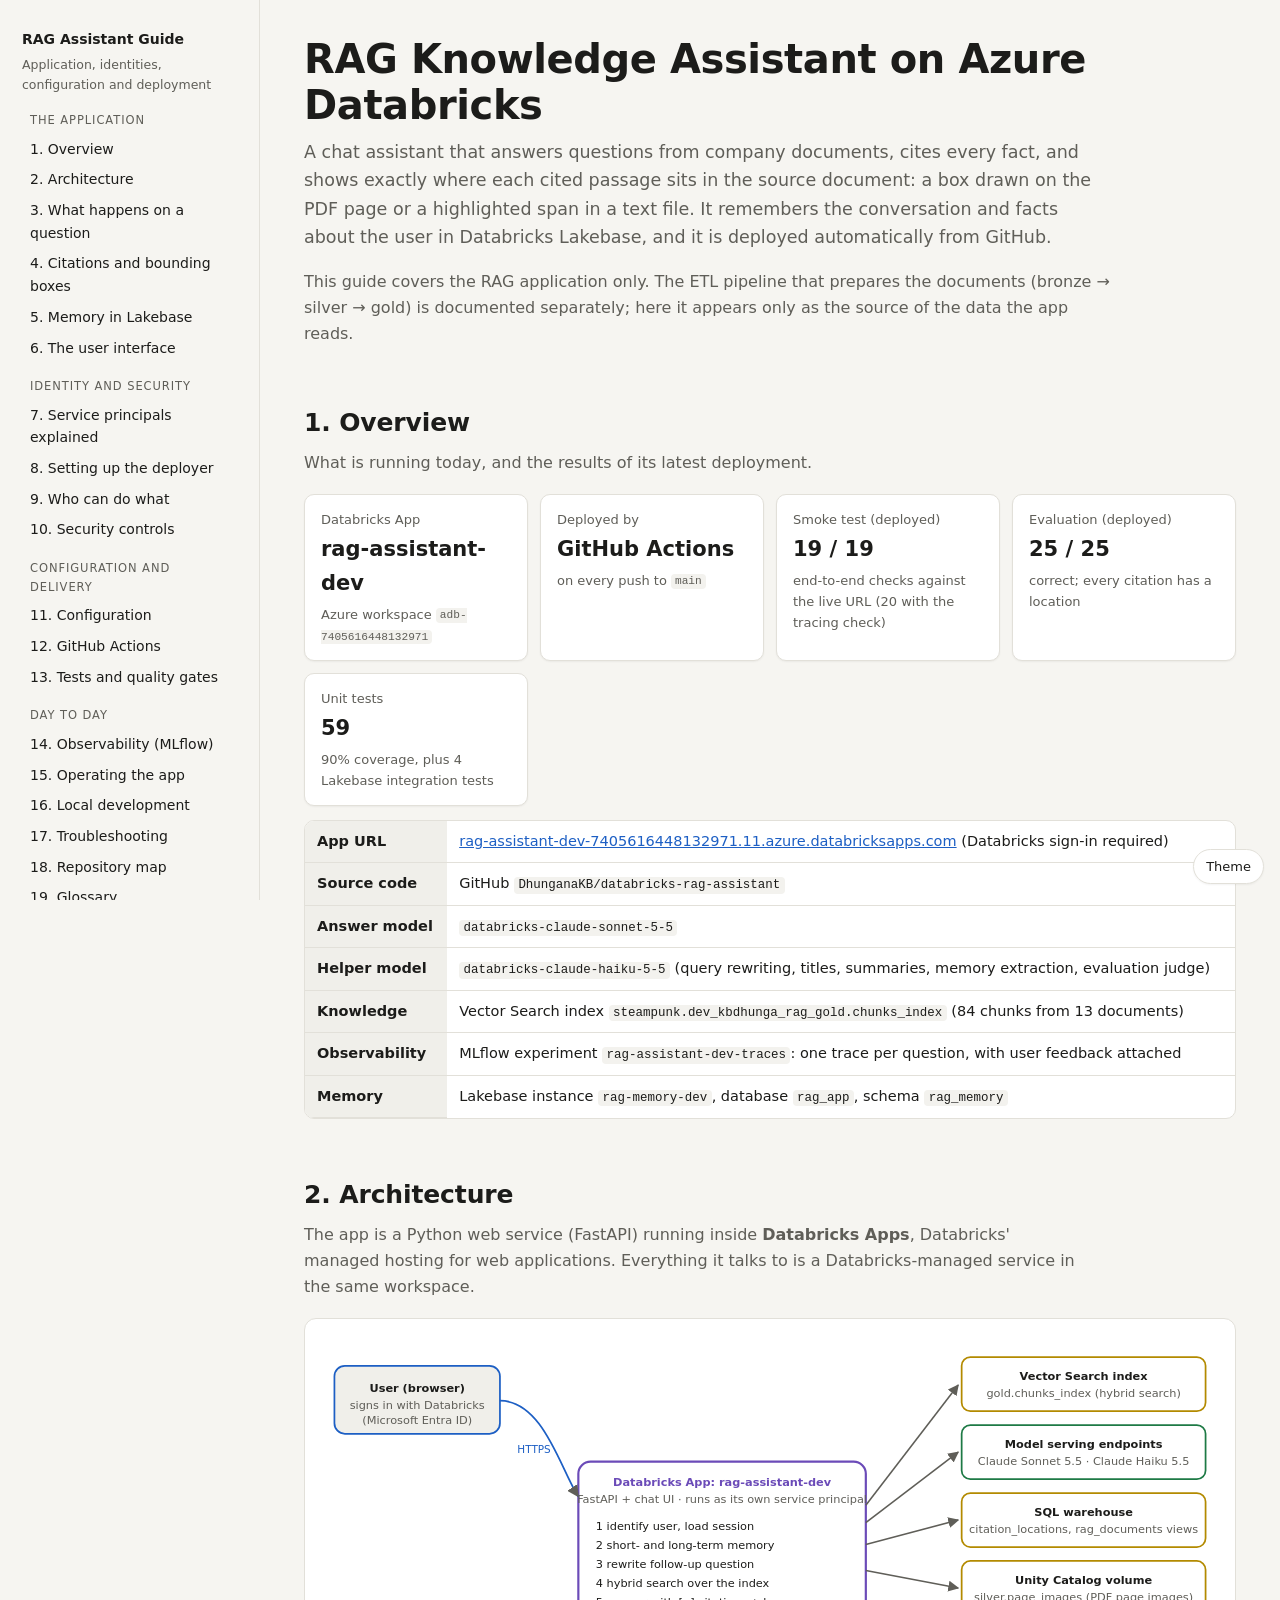
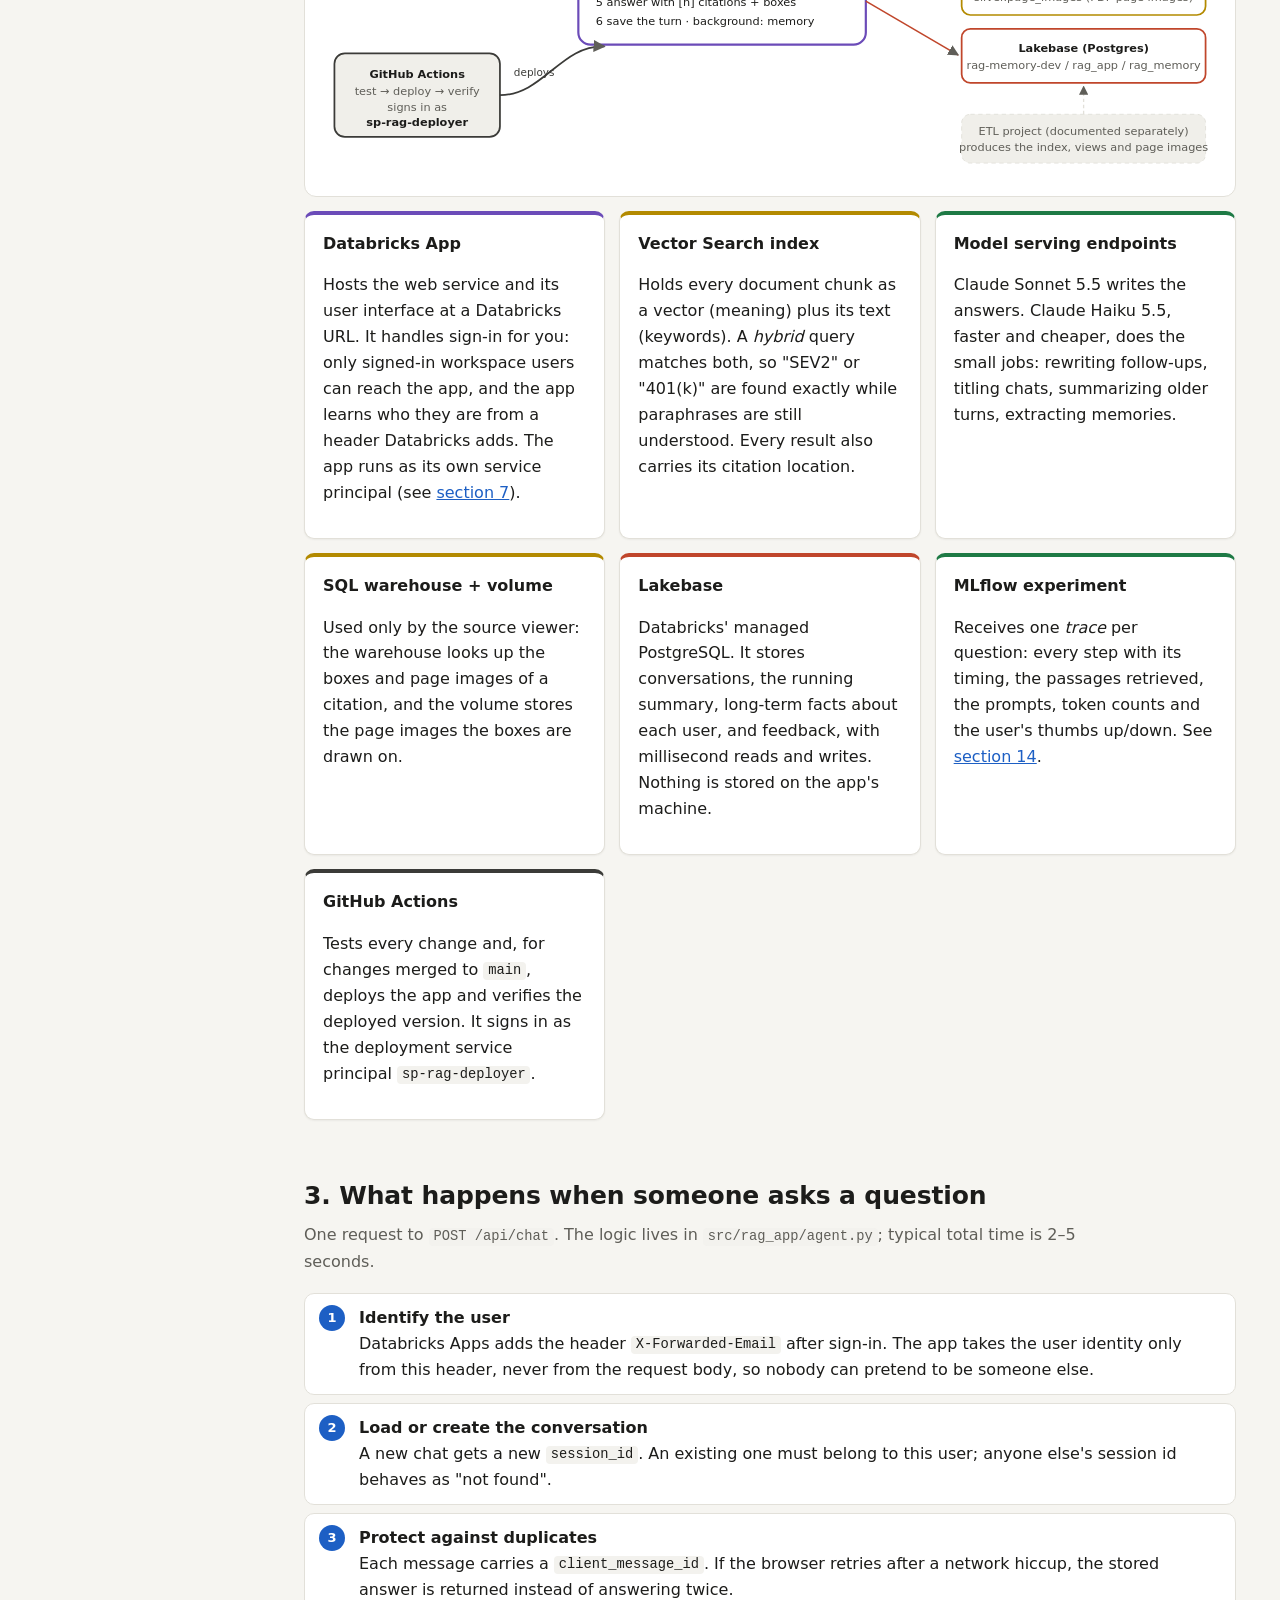
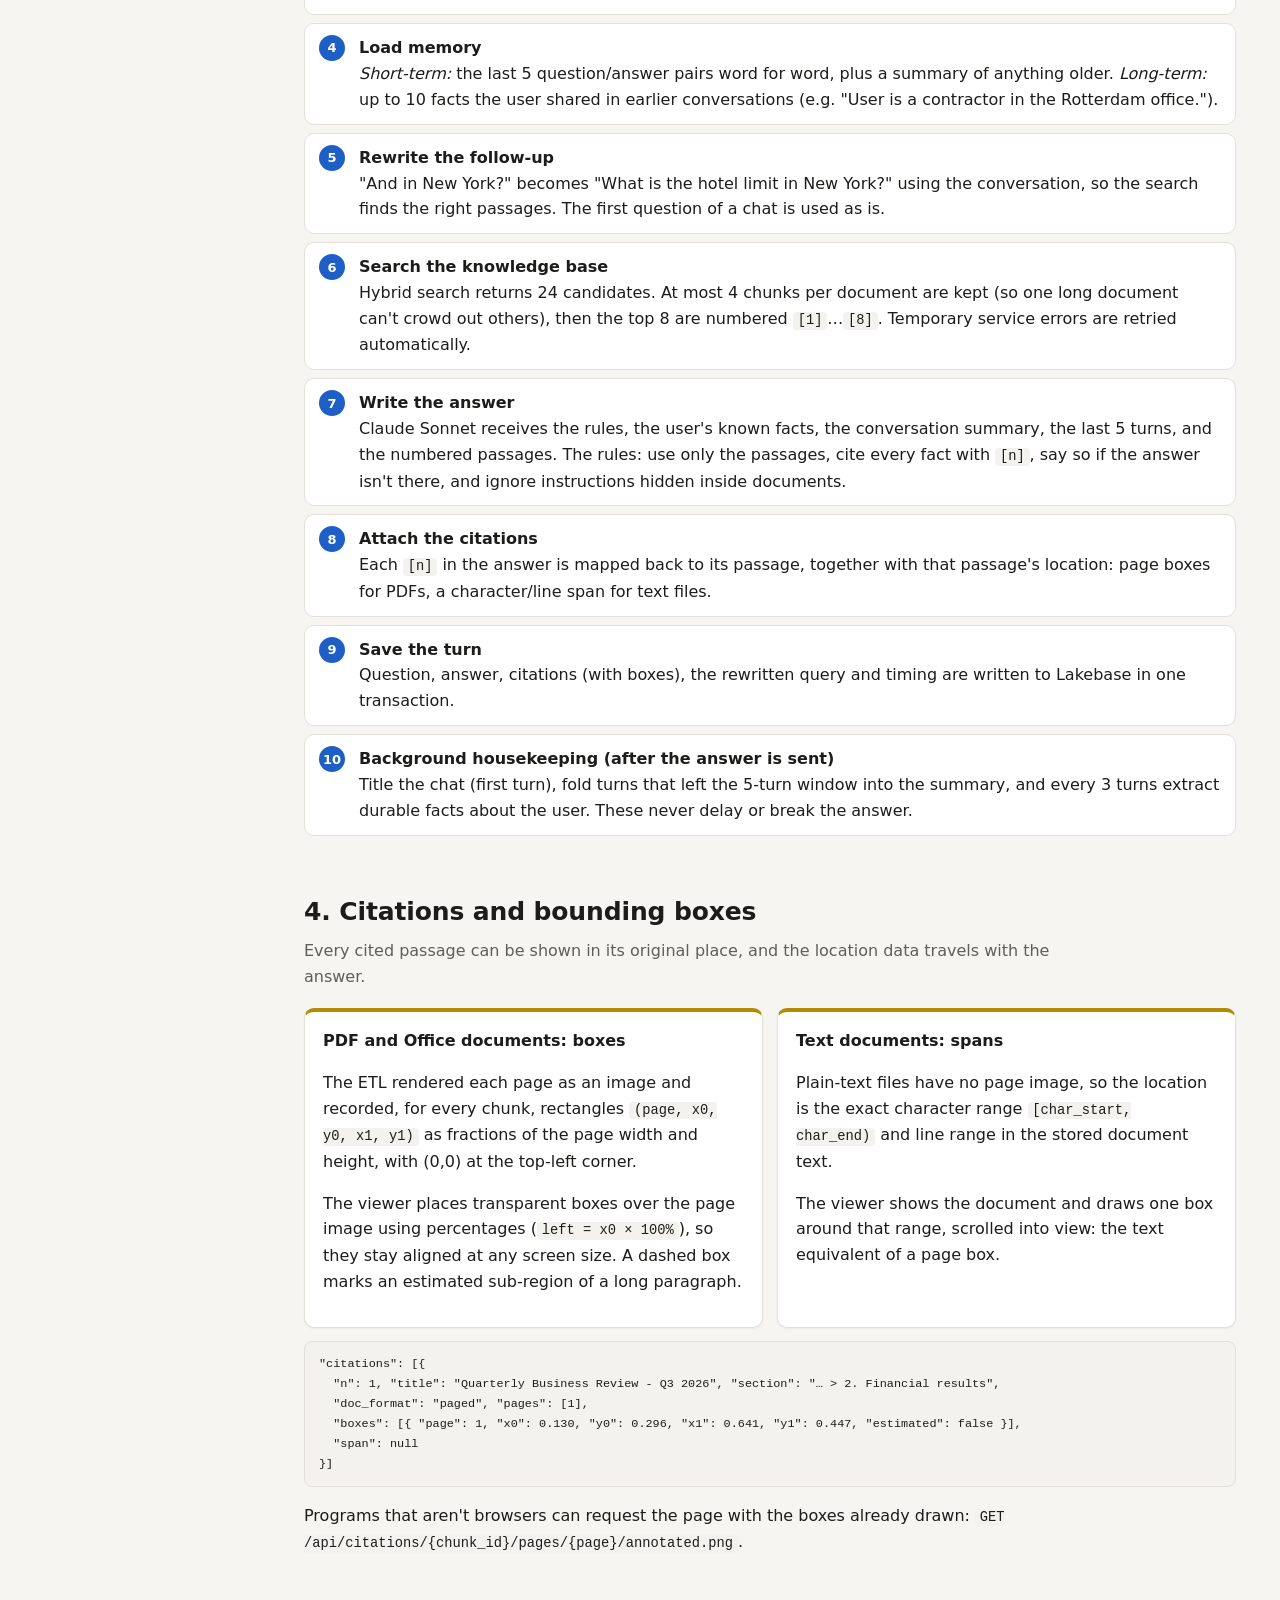
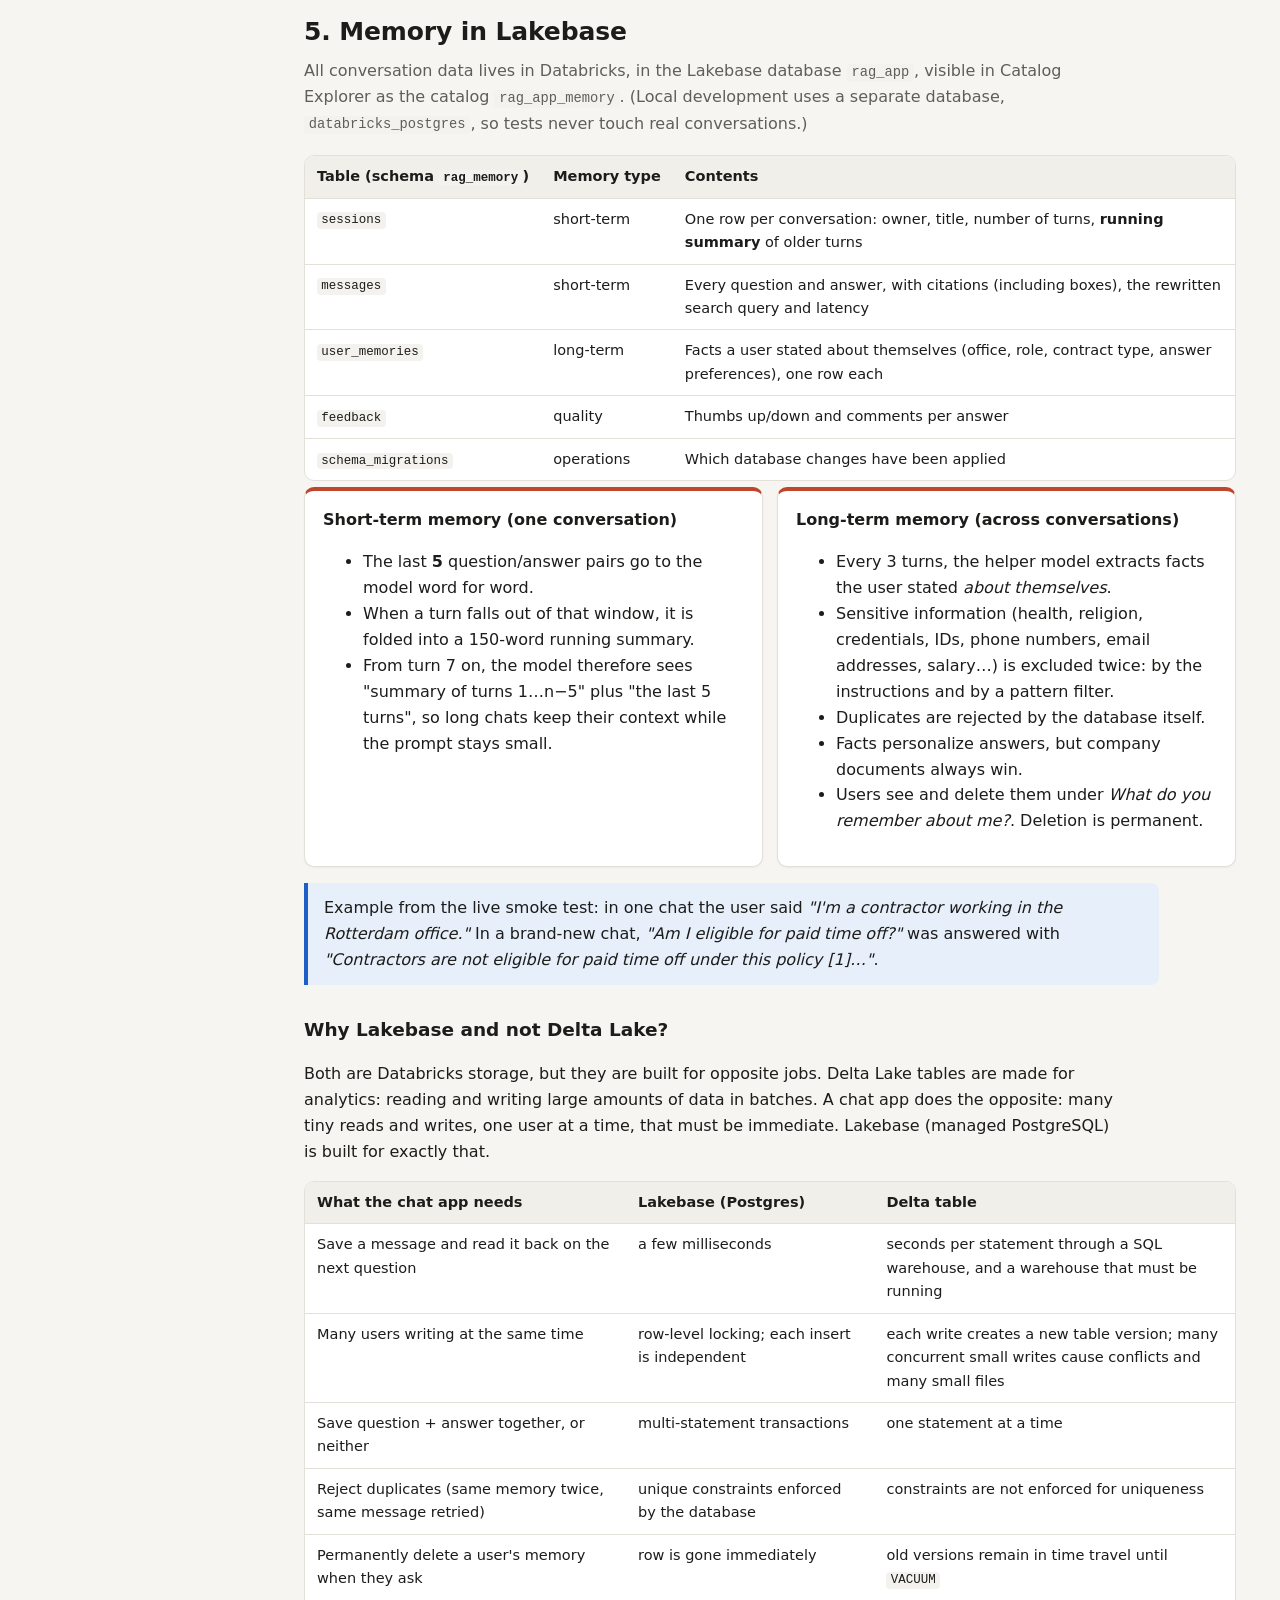
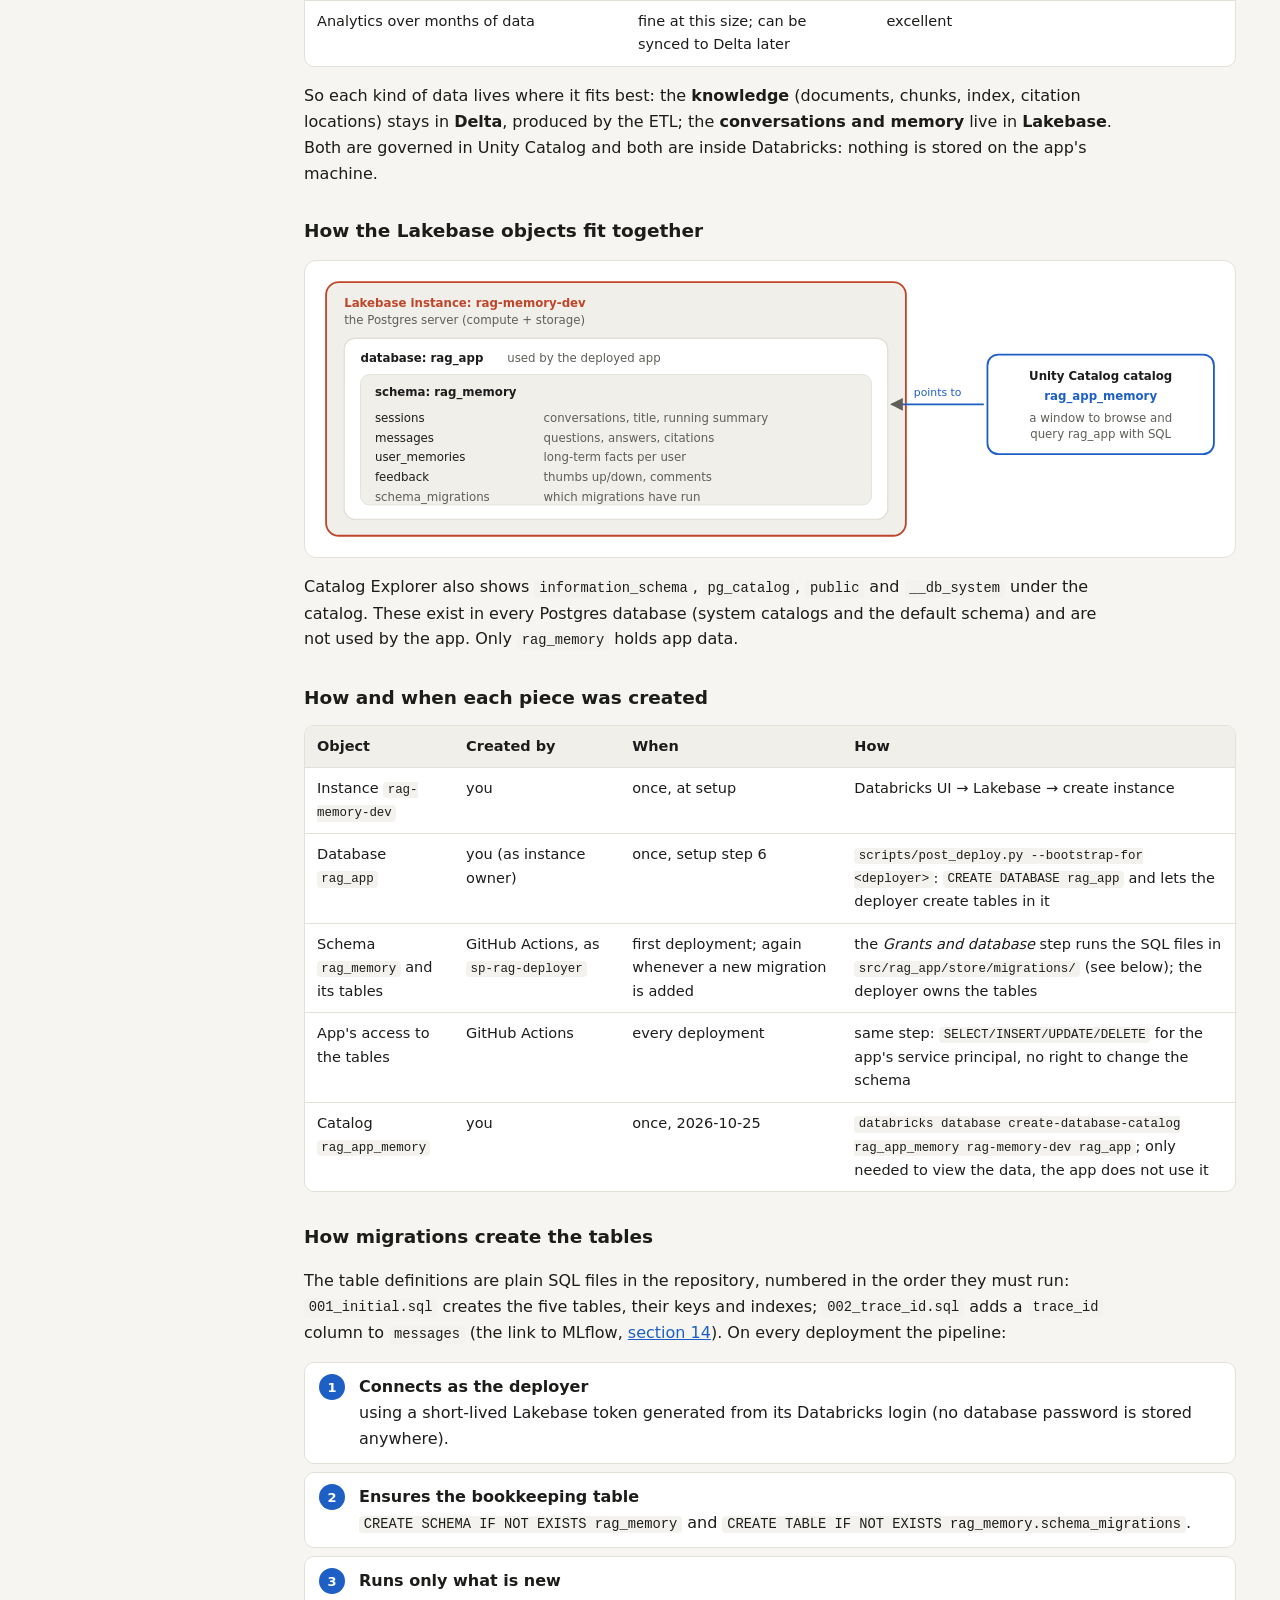
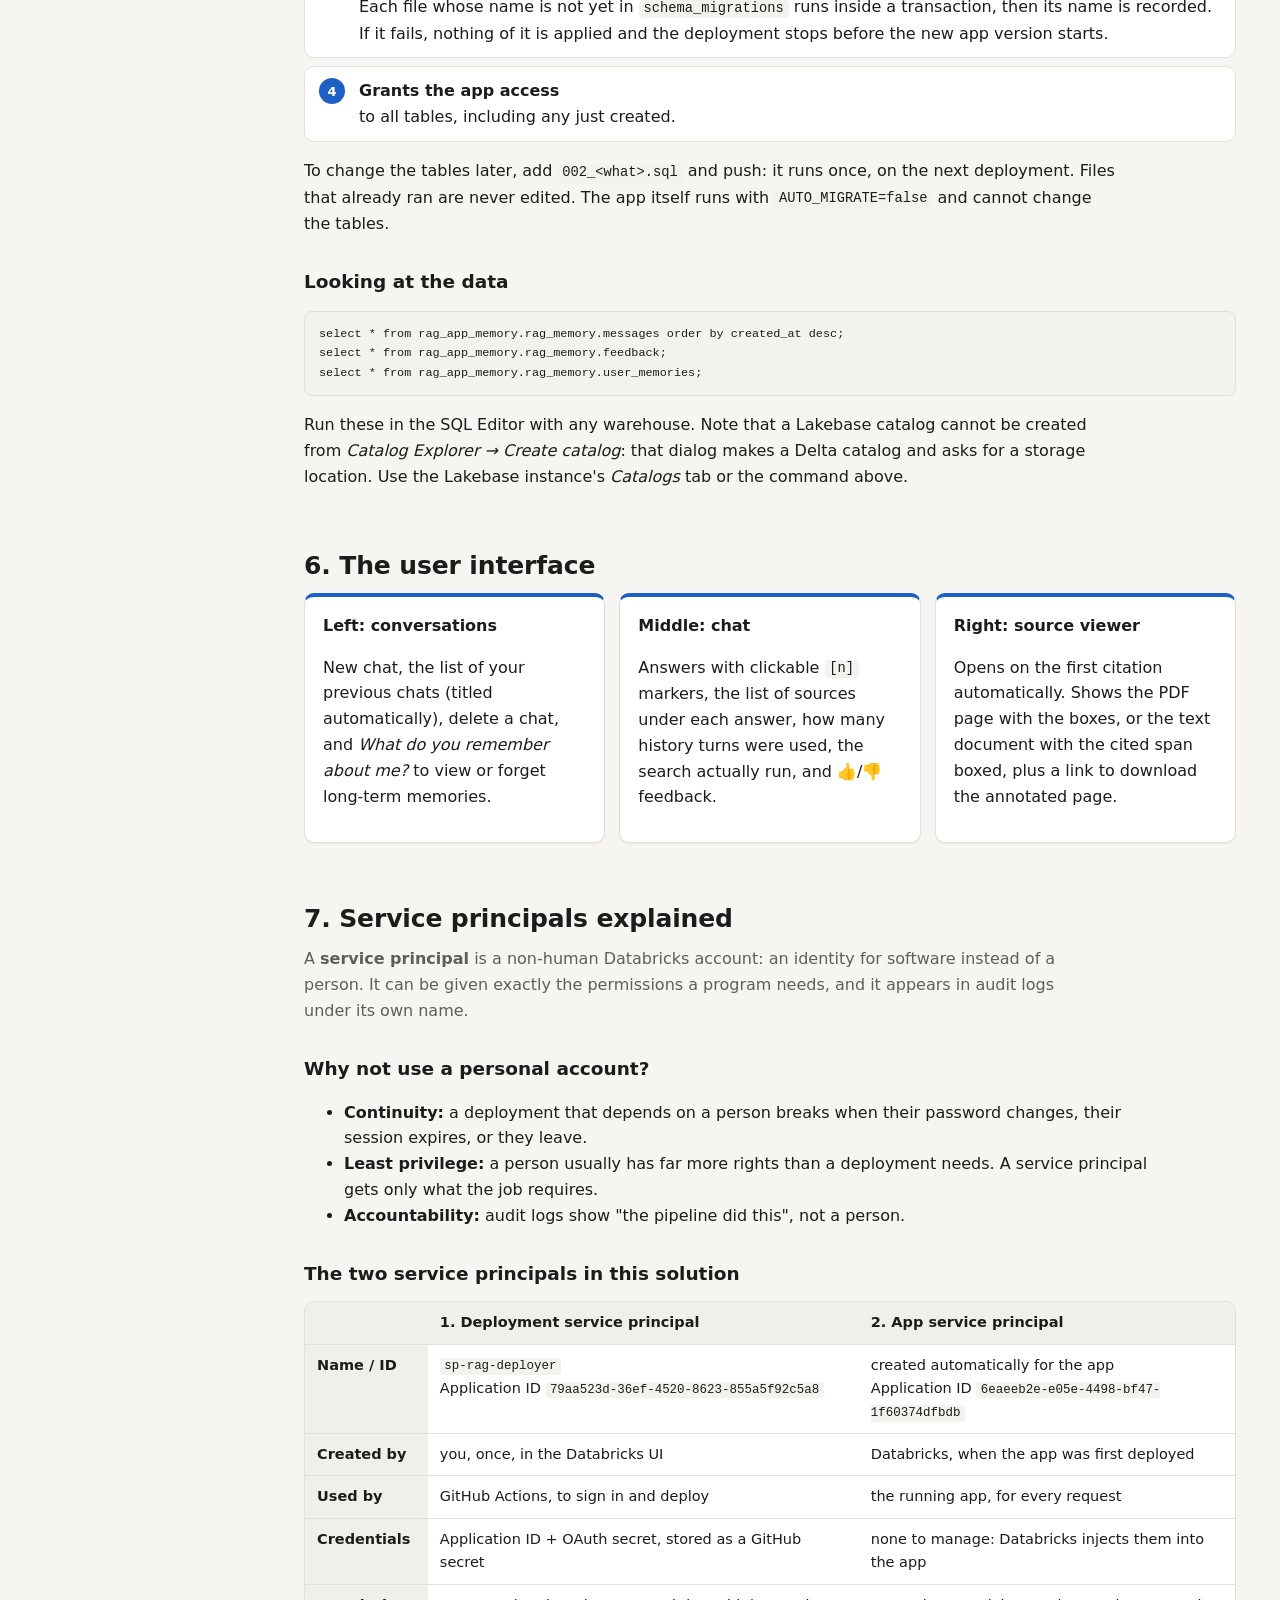
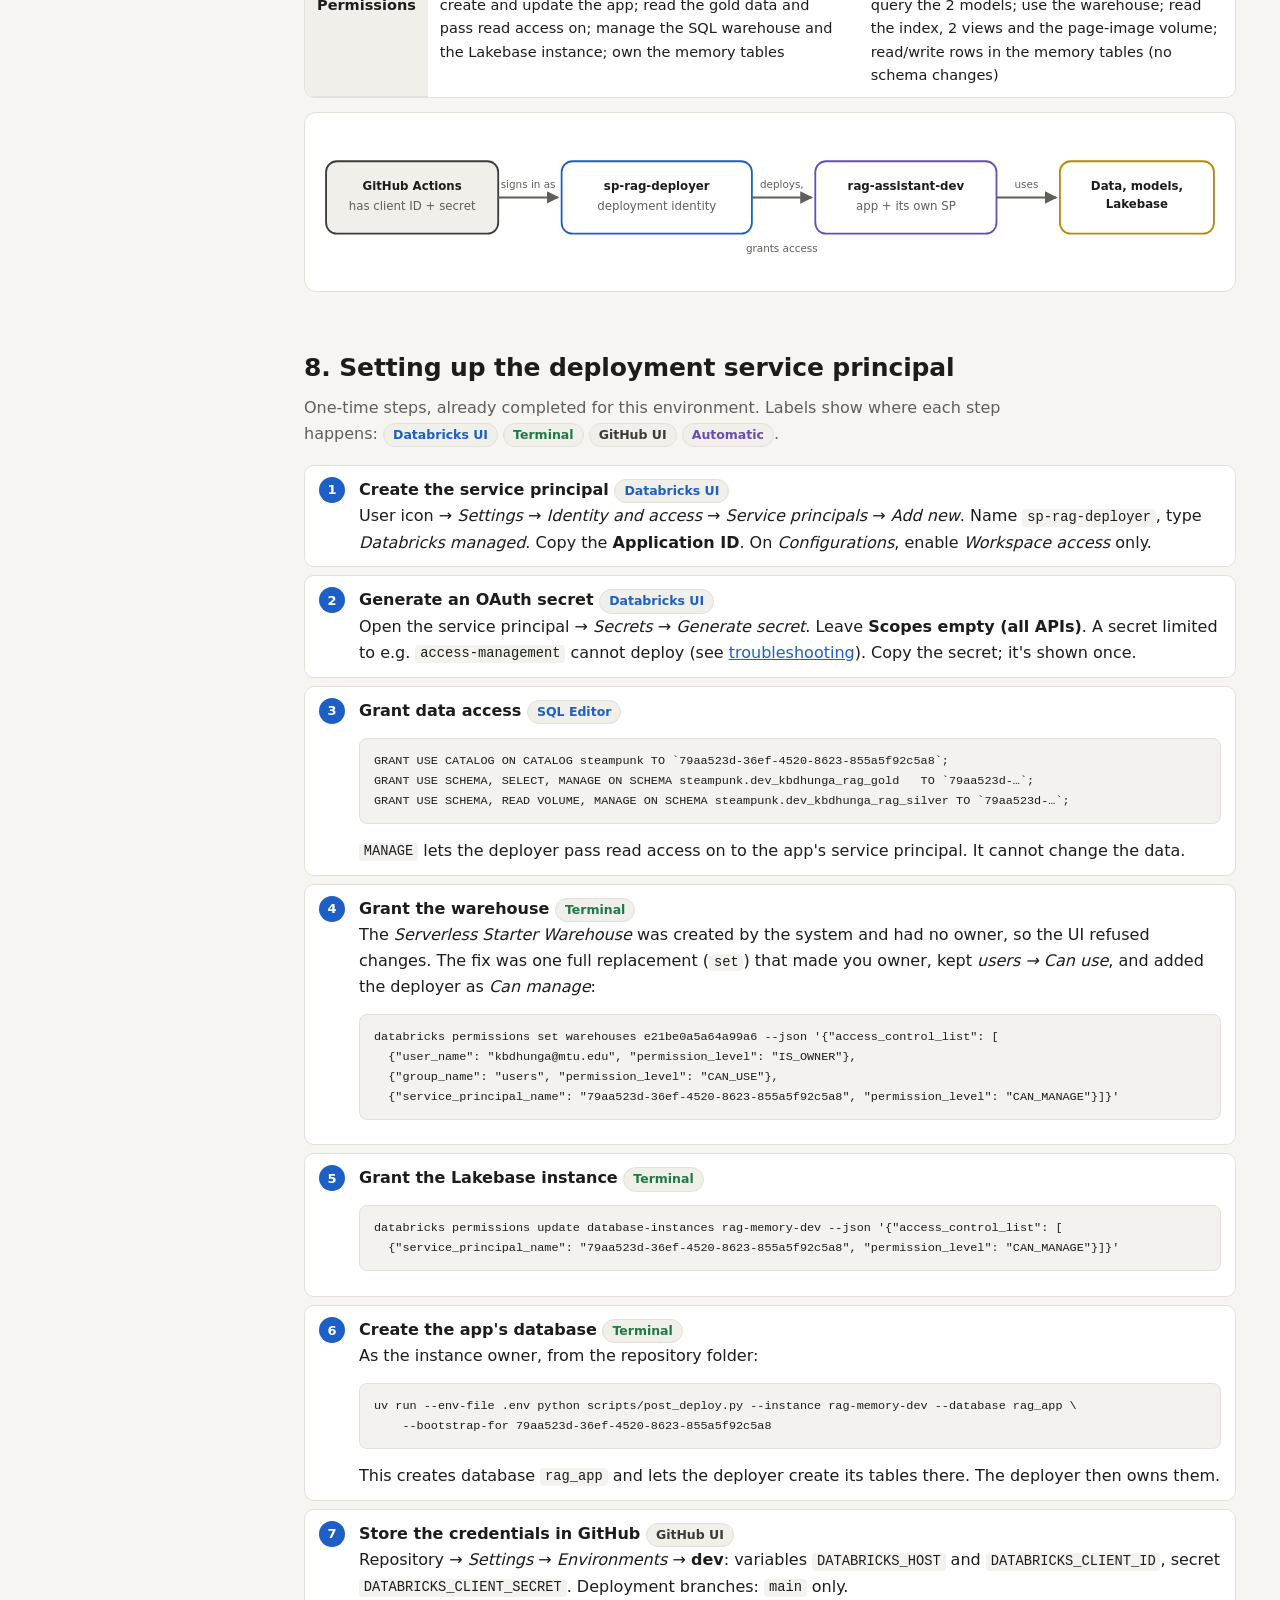
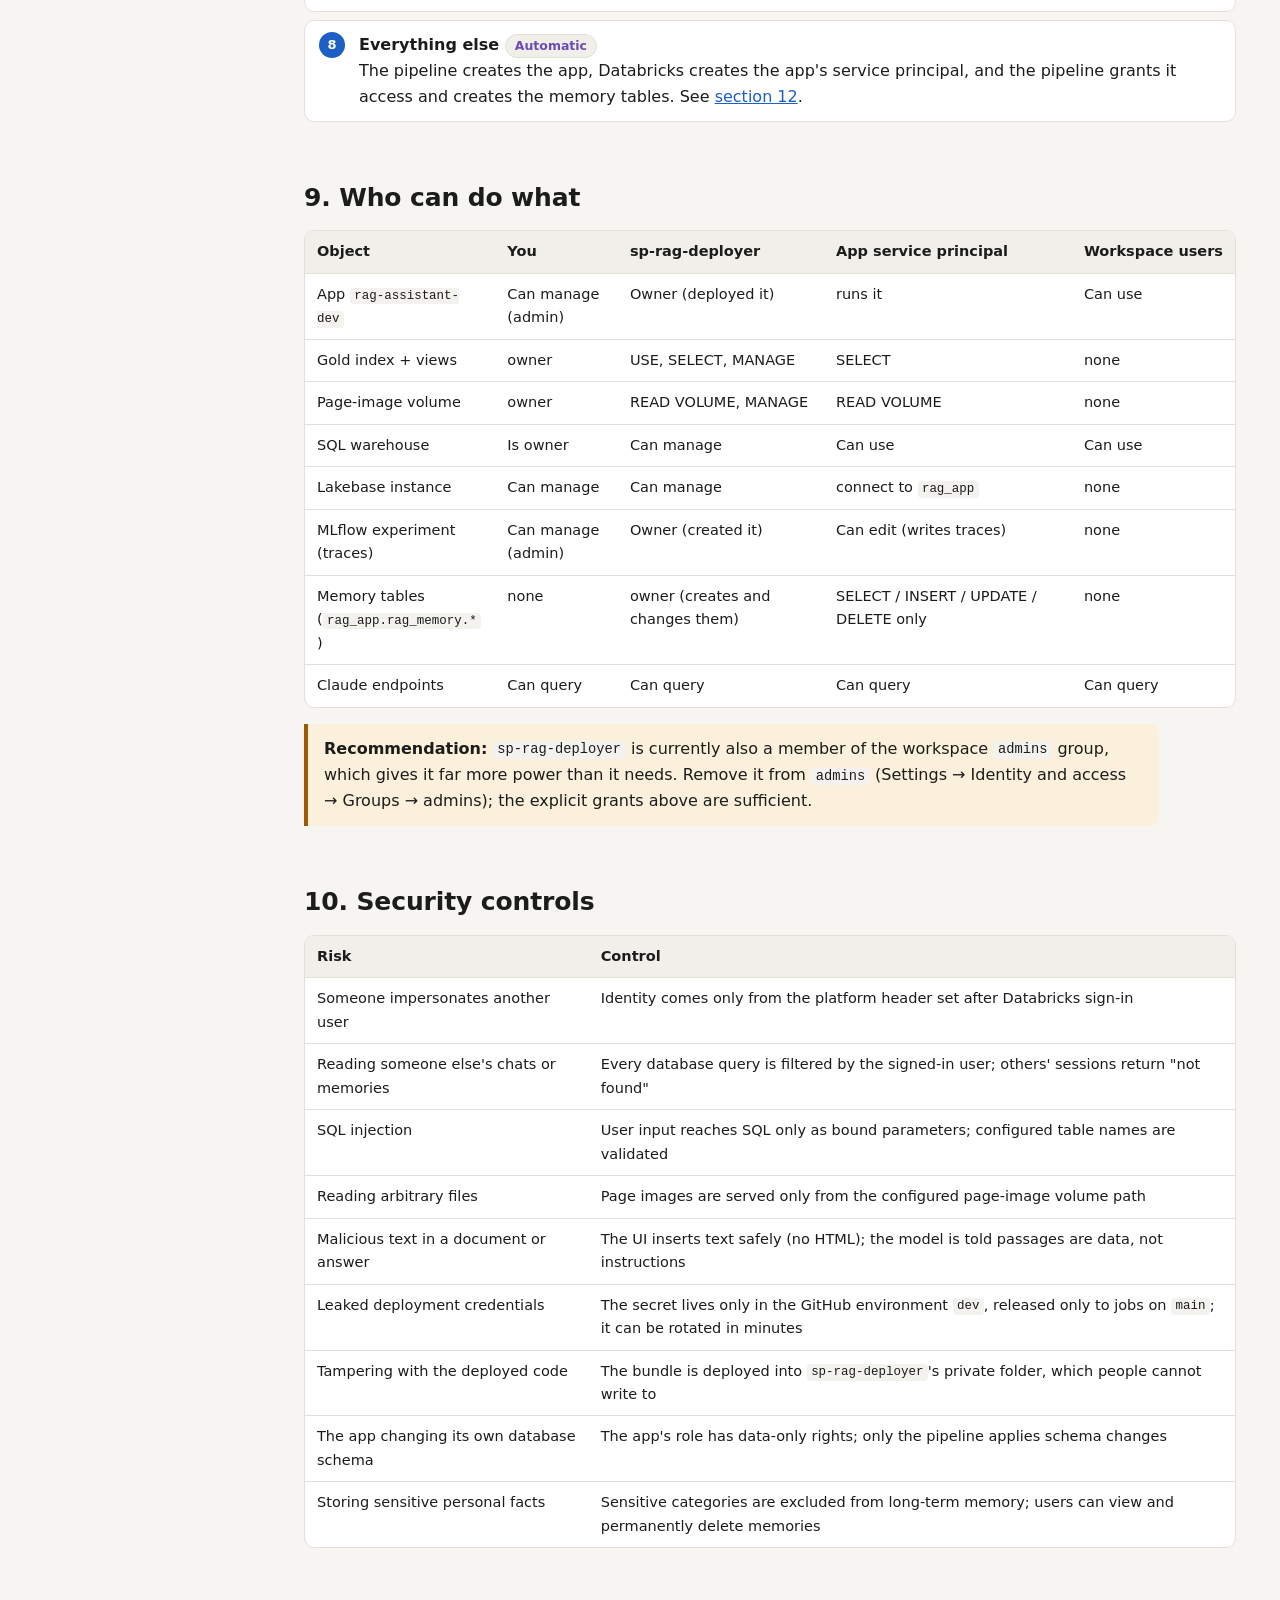
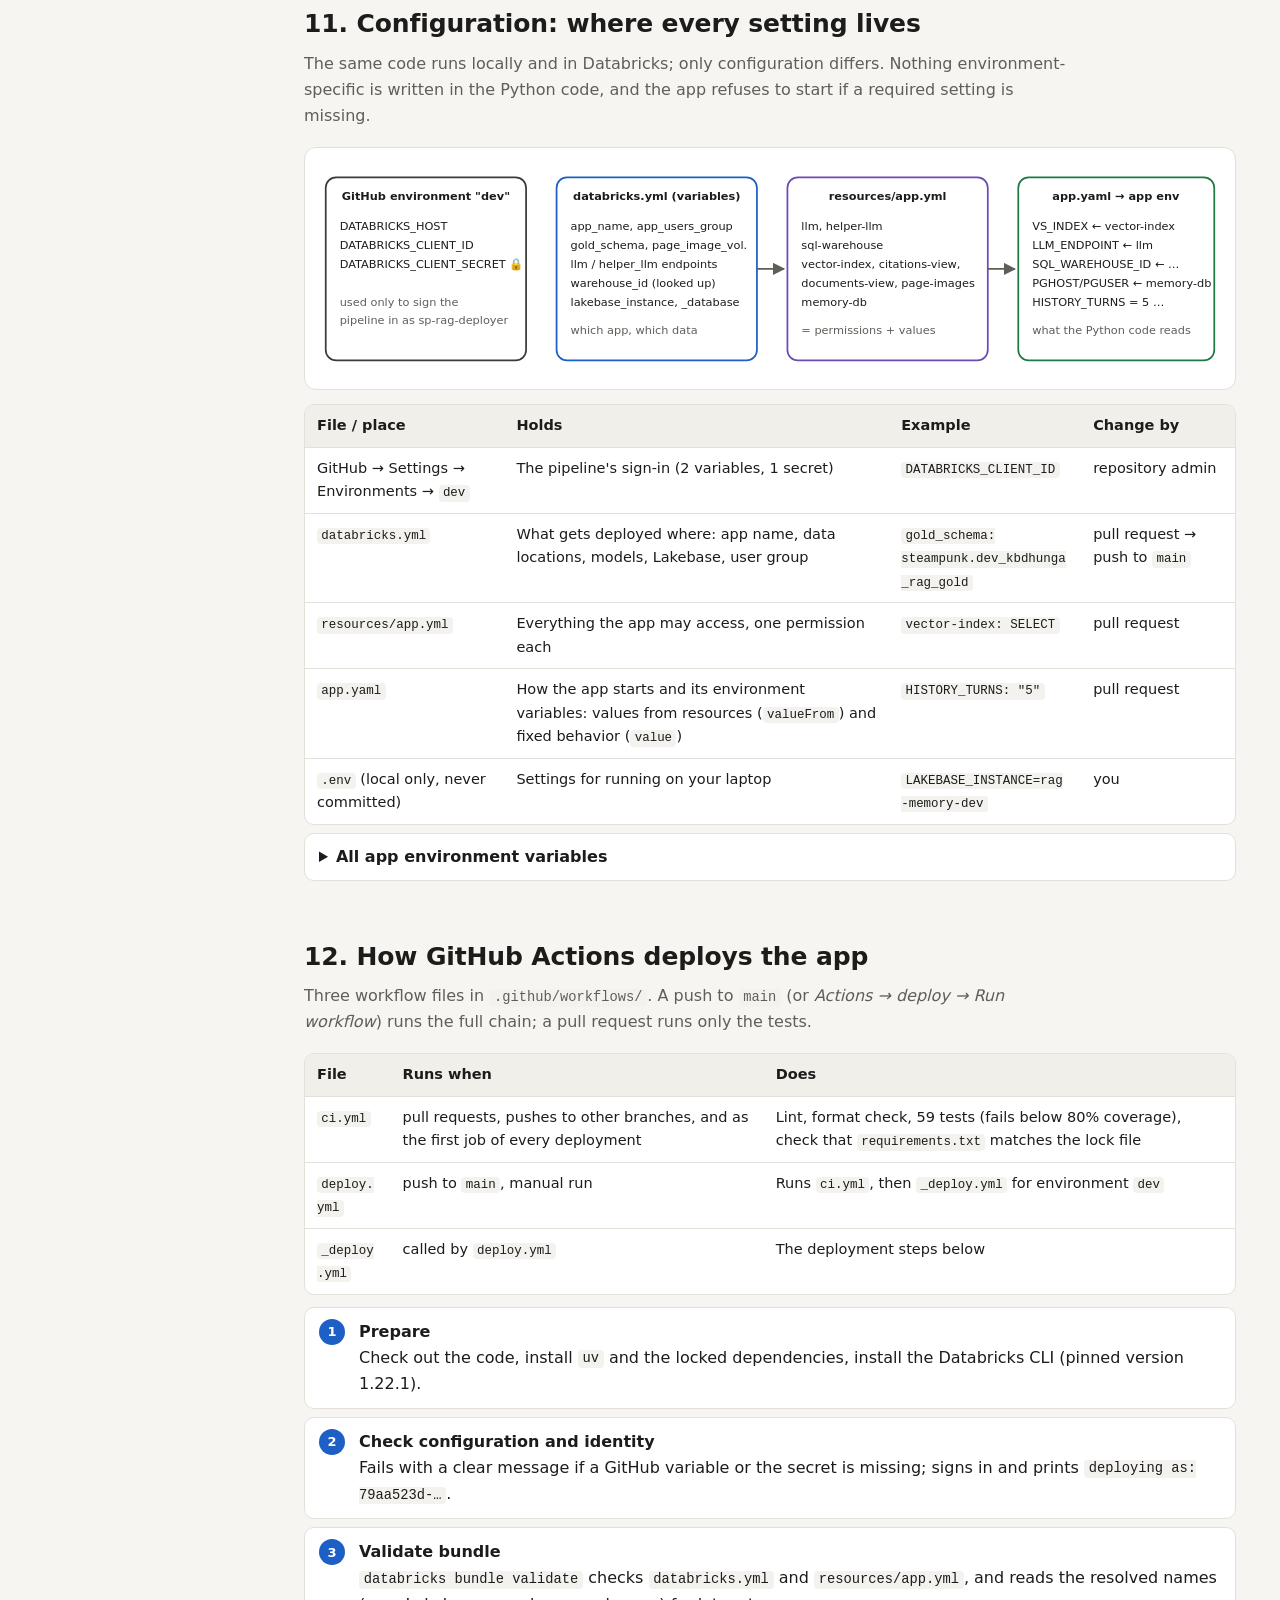
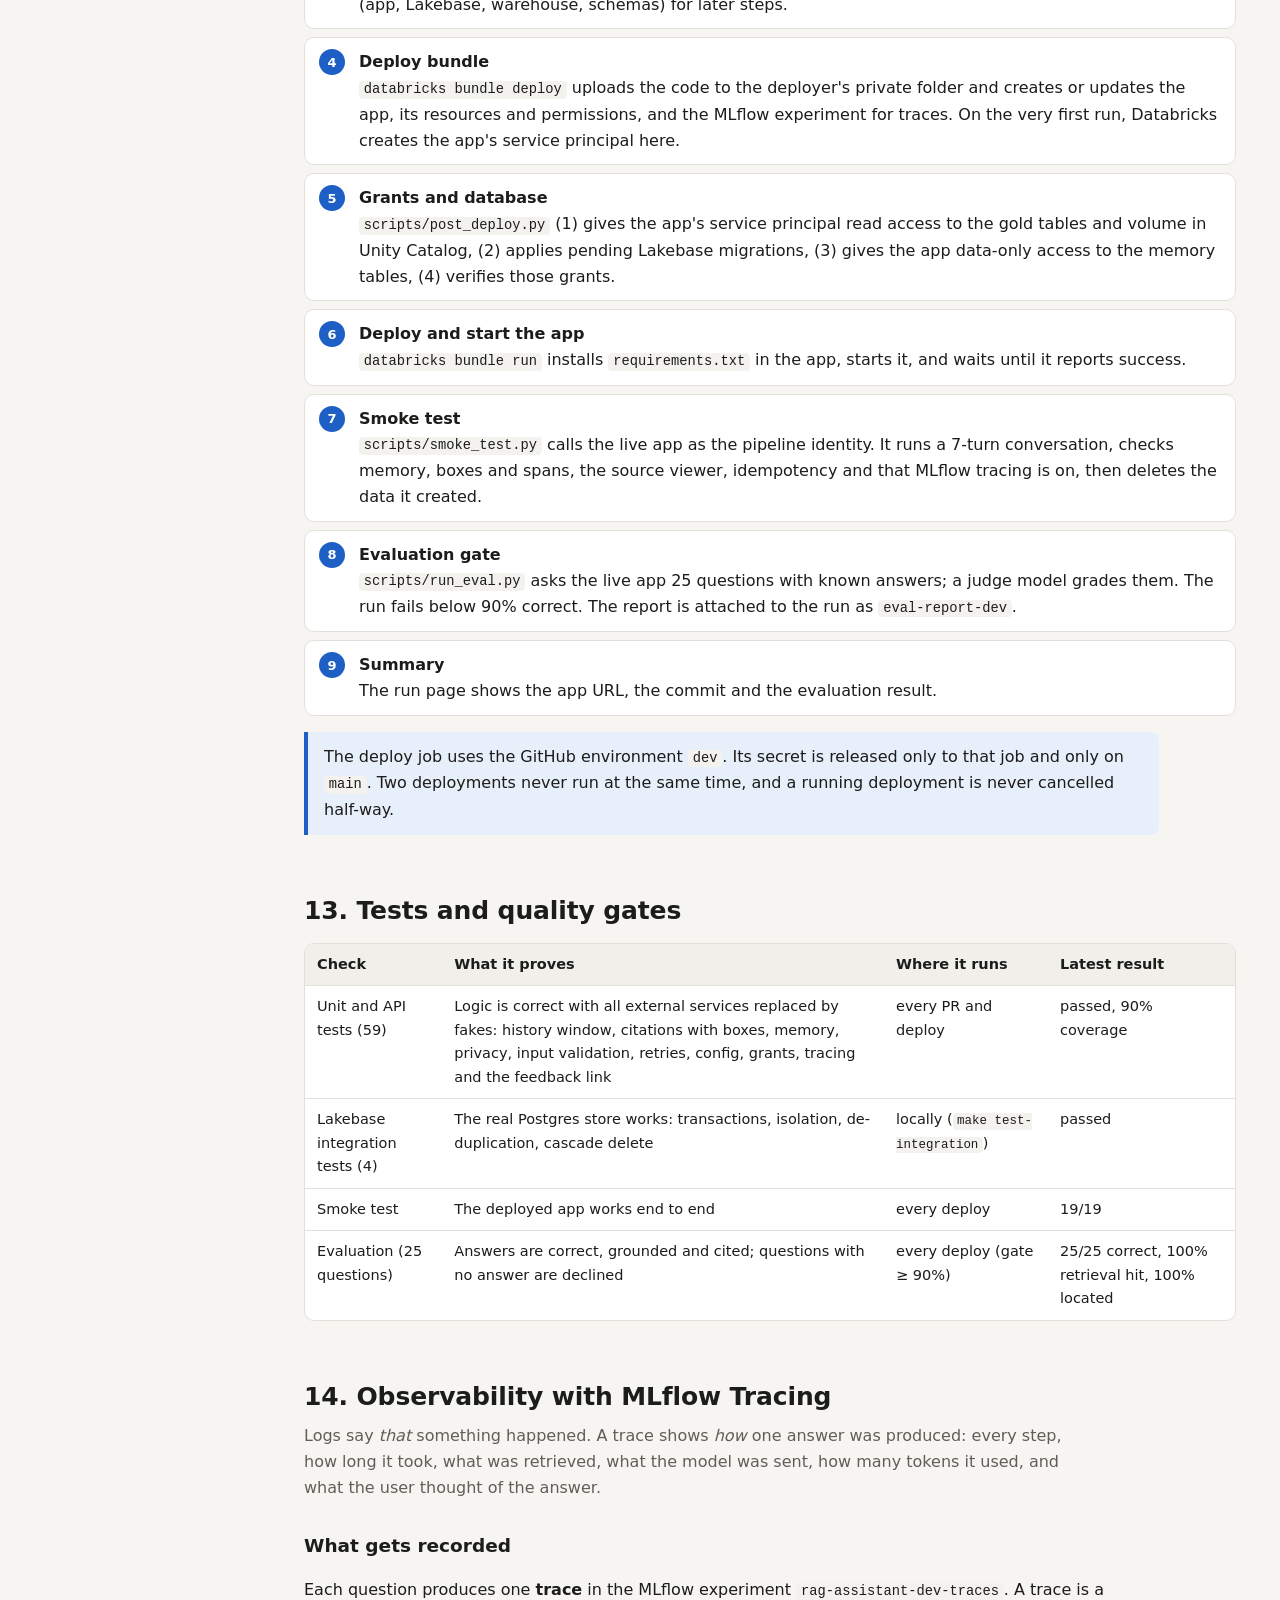
<file: docs/document.html>
<!doctype html>
<html lang="en">
<head>
<meta charset="utf-8">
<meta name="viewport" content="width=device-width, initial-scale=1">
<title>RAG Assistant Guide</title>
<meta name="description" content="How the RAG Knowledge Assistant works on Azure Databricks: the application, citations with bounding boxes, memory in Lakebase, service principals, configuration and the GitHub Actions deployment.">
<style>
:root {
  --bg: #f6f5f1; --surface: #ffffff; --surface-2: #f0efea; --text: #1c1c1a; --muted: #5f5e58;
  --line: #e2e0d9; --accent: #1d5fc4; --accent-soft: #e7effb;
  --ok: #1e7a45; --ok-soft: #e3f3e9; --warn: #9a5b00; --warn-soft: #fbf0dc;
  --c-user: #1d5fc4; --c-app: #6b4bb8; --c-data: #b38a00; --c-model: #1e7a45; --c-memory: #c0462b; --c-gh: #3b3b38;
  --code-bg: #f3f2ee; --shadow: 0 1px 2px rgba(0,0,0,.05);
  color-scheme: light;
}
@media (prefers-color-scheme: dark) {
  :root:not([data-theme="light"]) {
    --bg: #141413; --surface: #1d1d1b; --surface-2: #252522; --text: #ecebe6; --muted: #a6a59e;
    --line: #34332f; --accent: #7aa8f0; --accent-soft: #1f2c40;
    --ok: #5cc98a; --ok-soft: #173325; --warn: #e5a64a; --warn-soft: #3a2b12;
    --c-user: #7aa8f0; --c-app: #a98ae8; --c-data: #e0b93a; --c-model: #5cc98a; --c-memory: #f08a6f; --c-gh: #c9c8c2;
    --code-bg: #232320; --shadow: none; color-scheme: dark;
  }
}
:root[data-theme="dark"] {
  --bg: #141413; --surface: #1d1d1b; --surface-2: #252522; --text: #ecebe6; --muted: #a6a59e;
  --line: #34332f; --accent: #7aa8f0; --accent-soft: #1f2c40;
  --ok: #5cc98a; --ok-soft: #173325; --warn: #e5a64a; --warn-soft: #3a2b12;
  --c-user: #7aa8f0; --c-app: #a98ae8; --c-data: #e0b93a; --c-model: #5cc98a; --c-memory: #f08a6f; --c-gh: #c9c8c2;
  --code-bg: #232320; --shadow: none; color-scheme: dark;
}
* { box-sizing: border-box; }
html { scroll-behavior: smooth; }
body { margin: 0; background: var(--bg); color: var(--text); font: 16px/1.62 ui-sans-serif, system-ui, -apple-system, "Segoe UI", sans-serif; }
a { color: var(--accent); }
code, pre { font-family: ui-monospace, SFMono-Regular, Menlo, Consolas, monospace; font-size: .86em; }
code { background: var(--code-bg); padding: .1em .35em; border-radius: 4px; overflow-wrap: anywhere; }
pre { background: var(--code-bg); border: 1px solid var(--line); border-radius: 8px; padding: 12px 14px; overflow-x: auto; line-height: 1.45; }
pre code { background: none; padding: 0; }
.layout { display: grid; grid-template-columns: 260px minmax(0, 1fr); max-width: 1300px; margin: 0 auto; }
nav.toc { position: sticky; top: 0; align-self: start; height: 100vh; overflow-y: auto; padding: 28px 14px 28px 22px; border-right: 1px solid var(--line); font-size: 14px; }
nav.toc .title { font-weight: 700; margin-bottom: 4px; }
nav.toc .sub { color: var(--muted); font-size: 12.5px; margin-bottom: 16px; }
nav.toc ol { list-style: none; padding: 0; margin: 0; }
nav.toc a { color: var(--text); text-decoration: none; display: block; padding: 4px 8px; border-radius: 6px; }
nav.toc a:hover { background: var(--accent-soft); }
nav.toc .group { color: var(--muted); font-size: 11.5px; text-transform: uppercase; letter-spacing: .08em; margin: 14px 8px 4px; }
main { padding: 36px 44px 90px; min-width: 0; }
h1 { font-size: clamp(28px, 4vw, 40px); line-height: 1.15; margin: 0 0 10px; letter-spacing: -.01em; }
.lede { color: var(--muted); font-size: 17.5px; max-width: 72ch; margin: 0 0 18px; }
section { margin-top: 56px; scroll-margin-top: 16px; }
section > h2 { font-size: 25px; margin: 0 0 6px; letter-spacing: -.005em; }
section > .sub { color: var(--muted); margin: 0 0 18px; max-width: 76ch; }
h3 { font-size: 18.5px; margin: 30px 0 8px; }
p, li { max-width: 80ch; }
.cards { display: grid; grid-template-columns: repeat(auto-fit, minmax(190px, 1fr)); gap: 12px; margin: 14px 0; }
.card { background: var(--surface); border: 1px solid var(--line); border-radius: 10px; padding: 14px 16px; box-shadow: var(--shadow); min-width: 0; }
.card .label { font-size: 13px; color: var(--muted); }
.card .value { font-size: 21px; font-weight: 650; margin-top: 2px; }
.card .note { font-size: 13px; color: var(--muted); margin-top: 4px; }
.grid2 { display: grid; grid-template-columns: repeat(auto-fit, minmax(300px, 1fr)); gap: 14px; }
.box { background: var(--surface); border: 1px solid var(--line); border-radius: 10px; padding: 16px 18px; box-shadow: var(--shadow); min-width: 0; }
.box h4 { margin: 0 0 6px; font-size: 16px; }
.box.user { border-top: 4px solid var(--c-user); } .box.app { border-top: 4px solid var(--c-app); }
.box.data { border-top: 4px solid var(--c-data); } .box.model { border-top: 4px solid var(--c-model); }
.box.memory { border-top: 4px solid var(--c-memory); } .box.gh { border-top: 4px solid var(--c-gh); }
.table-wrap { overflow-x: auto; border: 1px solid var(--line); border-radius: 10px; background: var(--surface); margin: 12px 0 6px; }
table { border-collapse: collapse; width: 100%; font-size: 14.5px; }
th, td { text-align: left; padding: 9px 12px; border-bottom: 1px solid var(--line); vertical-align: top; }
th { background: var(--surface-2); font-weight: 600; white-space: nowrap; }
tr:last-child td { border-bottom: none; }
.callout { border-left: 4px solid var(--accent); background: var(--accent-soft); padding: 12px 16px; border-radius: 0 8px 8px 0; margin: 16px 0; max-width: 84ch; }
.callout.warn { border-color: var(--warn); background: var(--warn-soft); }
.callout.ok { border-color: var(--ok); background: var(--ok-soft); }
.steps { counter-reset: s; list-style: none; padding: 0; margin: 12px 0; }
.steps > li { counter-increment: s; position: relative; padding: 11px 14px 11px 54px; background: var(--surface); border: 1px solid var(--line); border-radius: 10px; margin: 8px 0; max-width: none; }
.steps > li::before { content: counter(s); position: absolute; left: 14px; top: 11px; width: 26px; height: 26px; border-radius: 50%; background: var(--accent); color: #fff; font-weight: 700; font-size: 13px; display: grid; place-items: center; }
.steps > li strong:first-child { display: block; }
.diagram { background: var(--surface); border: 1px solid var(--line); border-radius: 12px; padding: 12px; margin: 14px 0; overflow-x: auto; }
.diagram svg { display: block; width: 100%; min-width: 780px; height: auto; }
.pill { display: inline-block; font-size: 12.5px; font-weight: 600; padding: 1px 9px; border-radius: 999px; background: var(--surface-2); border: 1px solid var(--line); }
.tag-ui { color: var(--c-user); } .tag-gh { color: var(--c-gh); } .tag-term { color: var(--c-model); } .tag-auto { color: var(--c-app); }
details { background: var(--surface); border: 1px solid var(--line); border-radius: 10px; padding: 10px 14px; margin: 8px 0; }
details summary { cursor: pointer; font-weight: 600; }
.theme-toggle { position: fixed; right: 16px; bottom: 16px; z-index: 5; border: 1px solid var(--line); background: var(--surface); color: var(--text); border-radius: 999px; padding: 6px 12px; font: inherit; font-size: 13px; cursor: pointer; box-shadow: var(--shadow); }
footer { margin-top: 70px; color: var(--muted); font-size: 13px; border-top: 1px solid var(--line); padding-top: 16px; }
@media (max-width: 920px) {
  .layout { grid-template-columns: 1fr; }
  nav.toc { position: static; height: auto; border-right: none; border-bottom: 1px solid var(--line); padding: 16px; }
  nav.toc ol { columns: 2; column-gap: 14px; }
  nav.toc .group { break-after: avoid; }
  main { padding: 22px 16px 70px; }
}
@media (max-width: 520px) { nav.toc ol { columns: 1; } }
@media print { nav.toc, .theme-toggle { display: none; } .layout { display: block; } }
</style>
</head>
<body>
<button class="theme-toggle" id="themeToggle" type="button" aria-label="Toggle color theme">Theme</button>
<div class="layout">
<nav class="toc" aria-label="Contents">
  <div class="title">RAG Assistant Guide</div>
  <div class="sub">Application, identities, configuration and deployment</div>
  <ol>
    <li class="group">The application</li>
    <li><a href="#overview">1. Overview</a></li>
    <li><a href="#architecture">2. Architecture</a></li>
    <li><a href="#question">3. What happens on a question</a></li>
    <li><a href="#citations">4. Citations and bounding boxes</a></li>
    <li><a href="#memory">5. Memory in Lakebase</a></li>
    <li><a href="#ui">6. The user interface</a></li>
    <li class="group">Identity and security</li>
    <li><a href="#principals">7. Service principals explained</a></li>
    <li><a href="#setup">8. Setting up the deployer</a></li>
    <li><a href="#permissions">9. Who can do what</a></li>
    <li><a href="#security">10. Security controls</a></li>
    <li class="group">Configuration and delivery</li>
    <li><a href="#config">11. Configuration</a></li>
    <li><a href="#github">12. GitHub Actions</a></li>
    <li><a href="#quality">13. Tests and quality gates</a></li>
    <li class="group">Day to day</li>
    <li><a href="#observability">14. Observability (MLflow)</a></li>
    <li><a href="#operate">15. Operating the app</a></li>
    <li><a href="#local">16. Local development</a></li>
    <li><a href="#troubleshooting">17. Troubleshooting</a></li>
    <li><a href="#repo">18. Repository map</a></li>
    <li><a href="#glossary">19. Glossary</a></li>
  </ol>
</nav>

<main>
<header>
  <h1>RAG Knowledge Assistant on Azure Databricks</h1>
  <p class="lede">A chat assistant that answers questions from company documents, cites every fact, and shows exactly where each cited passage sits in the source document: a box drawn on the PDF page or a highlighted span in a text file. It remembers the conversation and facts about the user in Databricks Lakebase, and it is deployed automatically from GitHub.</p>
  <p class="sub" style="color:var(--muted)">This guide covers the RAG application only. The ETL pipeline that prepares the documents (bronze → silver → gold) is documented separately; here it appears only as the source of the data the app reads.</p>
</header>

<!-- ===================================================== 1 OVERVIEW -->
<section id="overview">
  <h2>1. Overview</h2>
  <p class="sub">What is running today, and the results of its latest deployment.</p>
  <div class="cards">
    <div class="card"><div class="label">Databricks App</div><div class="value">rag-assistant-dev</div><div class="note">Azure workspace <code>adb-7405616448132971</code></div></div>
    <div class="card"><div class="label">Deployed by</div><div class="value">GitHub Actions</div><div class="note">on every push to <code>main</code></div></div>
    <div class="card"><div class="label">Smoke test (deployed)</div><div class="value">19 / 19</div><div class="note">end-to-end checks against the live URL (20 with the tracing check)</div></div>
    <div class="card"><div class="label">Evaluation (deployed)</div><div class="value">25 / 25</div><div class="note">correct; every citation has a location</div></div>
    <div class="card"><div class="label">Unit tests</div><div class="value">59</div><div class="note">90% coverage, plus 4 Lakebase integration tests</div></div>
  </div>
  <div class="table-wrap"><table>
    <tbody>
      <tr><th>App URL</th><td><a href="https://rag-assistant-dev-7405616448132971.11.azure.databricksapps.com">rag-assistant-dev-7405616448132971.11.azure.databricksapps.com</a> (Databricks sign-in required)</td></tr>
      <tr><th>Source code</th><td>GitHub <code>DhunganaKB/databricks-rag-assistant</code></td></tr>
      <tr><th>Answer model</th><td><code>databricks-claude-sonnet-5-5</code></td></tr>
      <tr><th>Helper model</th><td><code>databricks-claude-haiku-5-5</code> (query rewriting, titles, summaries, memory extraction, evaluation judge)</td></tr>
      <tr><th>Knowledge</th><td>Vector Search index <code>steampunk.dev_kbdhunga_rag_gold.chunks_index</code> (84 chunks from 13 documents)</td></tr>
      <tr><th>Observability</th><td>MLflow experiment <code>rag-assistant-dev-traces</code>: one trace per question, with user feedback attached</td></tr>
      <tr><th>Memory</th><td>Lakebase instance <code>rag-memory-dev</code>, database <code>rag_app</code>, schema <code>rag_memory</code></td></tr>
    </tbody>
  </table></div>
</section>

<!-- ===================================================== 2 ARCHITECTURE -->
<section id="architecture">
  <h2>2. Architecture</h2>
  <p class="sub">The app is a Python web service (FastAPI) running inside <strong>Databricks Apps</strong>, Databricks' managed hosting for web applications. Everything it talks to is a Databricks-managed service in the same workspace.</p>
  <div class="diagram" role="img" aria-label="Architecture: a user's browser talks to the Databricks App, which calls Vector Search, the Claude models, a SQL warehouse, a Unity Catalog volume and Lakebase. GitHub Actions deploys the app as the deployment service principal.">
  <svg viewBox="0 0 1040 520" xmlns="http://www.w3.org/2000/svg" font-family="ui-sans-serif, system-ui, sans-serif" font-size="13">
    <defs><marker id="a" viewBox="0 0 10 10" refX="9" refY="5" markerWidth="7" markerHeight="7" orient="auto-start-reverse"><path d="M0,0 L10,5 L0,10 z" fill="var(--muted)"/></marker></defs>
    <!-- user -->
    <rect x="20" y="40" width="190" height="78" rx="12" fill="var(--surface-2)" stroke="var(--c-user)" stroke-width="2"/>
    <text x="115" y="70" text-anchor="middle" font-weight="700" fill="var(--text)">User (browser)</text>
    <text x="115" y="90" text-anchor="middle" fill="var(--muted)">signs in with Databricks</text>
    <text x="115" y="107" text-anchor="middle" fill="var(--muted)">(Microsoft Entra ID)</text>
    <!-- github -->
    <rect x="20" y="370" width="190" height="96" rx="12" fill="var(--surface-2)" stroke="var(--c-gh)" stroke-width="2"/>
    <text x="115" y="398" text-anchor="middle" font-weight="700" fill="var(--text)">GitHub Actions</text>
    <text x="115" y="418" text-anchor="middle" fill="var(--muted)">test → deploy → verify</text>
    <text x="115" y="436" text-anchor="middle" fill="var(--muted)">signs in as</text>
    <text x="115" y="453" text-anchor="middle" fill="var(--text)" font-weight="600">sp-rag-deployer</text>
    <!-- app -->
    <rect x="300" y="150" width="330" height="210" rx="14" fill="var(--surface)" stroke="var(--c-app)" stroke-width="2.5"/>
    <text x="465" y="178" text-anchor="middle" font-weight="700" fill="var(--c-app)">Databricks App: rag-assistant-dev</text>
    <text x="465" y="198" text-anchor="middle" fill="var(--muted)">FastAPI + chat UI · runs as its own service principal</text>
    <text x="320" y="228" fill="var(--text)">1  identify user, load session</text>
    <text x="320" y="250" fill="var(--text)">2  short- and long-term memory</text>
    <text x="320" y="272" fill="var(--text)">3  rewrite follow-up question</text>
    <text x="320" y="294" fill="var(--text)">4  hybrid search over the index</text>
    <text x="320" y="316" fill="var(--text)">5  answer with [n] citations + boxes</text>
    <text x="320" y="338" fill="var(--text)">6  save the turn · background: memory</text>
    <!-- services -->
    <rect x="740" y="30" width="280" height="62" rx="10" fill="var(--surface)" stroke="var(--c-data)" stroke-width="2"/>
    <text x="880" y="56" text-anchor="middle" font-weight="700" fill="var(--text)">Vector Search index</text>
    <text x="880" y="76" text-anchor="middle" fill="var(--muted)">gold.chunks_index (hybrid search)</text>
    <rect x="740" y="108" width="280" height="62" rx="10" fill="var(--surface)" stroke="var(--c-model)" stroke-width="2"/>
    <text x="880" y="134" text-anchor="middle" font-weight="700" fill="var(--text)">Model serving endpoints</text>
    <text x="880" y="154" text-anchor="middle" fill="var(--muted)">Claude Sonnet 5.5 · Claude Haiku 5.5</text>
    <rect x="740" y="186" width="280" height="62" rx="10" fill="var(--surface)" stroke="var(--c-data)" stroke-width="2"/>
    <text x="880" y="212" text-anchor="middle" font-weight="700" fill="var(--text)">SQL warehouse</text>
    <text x="880" y="232" text-anchor="middle" fill="var(--muted)">citation_locations, rag_documents views</text>
    <rect x="740" y="264" width="280" height="62" rx="10" fill="var(--surface)" stroke="var(--c-data)" stroke-width="2"/>
    <text x="880" y="290" text-anchor="middle" font-weight="700" fill="var(--text)">Unity Catalog volume</text>
    <text x="880" y="310" text-anchor="middle" fill="var(--muted)">silver.page_images (PDF page images)</text>
    <rect x="740" y="342" width="280" height="62" rx="10" fill="var(--surface)" stroke="var(--c-memory)" stroke-width="2"/>
    <text x="880" y="368" text-anchor="middle" font-weight="700" fill="var(--text)">Lakebase (Postgres)</text>
    <text x="880" y="388" text-anchor="middle" fill="var(--muted)">rag-memory-dev / rag_app / rag_memory</text>
    <!-- ETL source -->
    <rect x="740" y="440" width="280" height="56" rx="10" fill="var(--surface-2)" stroke="var(--line)" stroke-dasharray="5 4"/>
    <text x="880" y="464" text-anchor="middle" fill="var(--muted)">ETL project (documented separately)</text>
    <text x="880" y="482" text-anchor="middle" fill="var(--muted)">produces the index, views and page images</text>
    <!-- arrows -->
    <path d="M210 80 C 260 80, 280 160, 300 190" fill="none" stroke="var(--c-user)" stroke-width="2" marker-end="url(#a)"/>
    <text x="230" y="140" fill="var(--c-user)" font-size="12">HTTPS</text>
    <path d="M210 418 C 260 418, 280 360, 330 362" fill="none" stroke="var(--c-gh)" stroke-width="2" marker-end="url(#a)"/>
    <text x="226" y="396" fill="var(--c-gh)" font-size="12">deploys</text>
    <line x1="630" y1="200" x2="736" y2="62" stroke="var(--muted)" stroke-width="1.8" marker-end="url(#a)"/>
    <line x1="630" y1="220" x2="736" y2="139" stroke="var(--muted)" stroke-width="1.8" marker-end="url(#a)"/>
    <line x1="630" y1="245" x2="736" y2="217" stroke="var(--muted)" stroke-width="1.8" marker-end="url(#a)"/>
    <line x1="630" y1="275" x2="736" y2="295" stroke="var(--muted)" stroke-width="1.8" marker-end="url(#a)"/>
    <line x1="630" y1="310" x2="736" y2="372" stroke="var(--c-memory)" stroke-width="1.8" marker-end="url(#a)"/>
    <line x1="880" y1="440" x2="880" y2="408" stroke="var(--line)" stroke-width="1.5" stroke-dasharray="4 3" marker-end="url(#a)"/>
  </svg>
  </div>
  <div class="grid2">
    <div class="box app"><h4>Databricks App</h4><p>Hosts the web service and its user interface at a Databricks URL. It handles sign-in for you: only signed-in workspace users can reach the app, and the app learns who they are from a header Databricks adds. The app runs as its own service principal (see <a href="#principals">section 7</a>).</p></div>
    <div class="box data"><h4>Vector Search index</h4><p>Holds every document chunk as a vector (meaning) plus its text (keywords). A <em>hybrid</em> query matches both, so "SEV2" or "401(k)" are found exactly while paraphrases are still understood. Every result also carries its citation location.</p></div>
    <div class="box model"><h4>Model serving endpoints</h4><p>Claude Sonnet 5.5 writes the answers. Claude Haiku 5.5, faster and cheaper, does the small jobs: rewriting follow-ups, titling chats, summarizing older turns, extracting memories.</p></div>
    <div class="box data"><h4>SQL warehouse + volume</h4><p>Used only by the source viewer: the warehouse looks up the boxes and page images of a citation, and the volume stores the page images the boxes are drawn on.</p></div>
    <div class="box memory"><h4>Lakebase</h4><p>Databricks' managed PostgreSQL. It stores conversations, the running summary, long-term facts about each user, and feedback, with millisecond reads and writes. Nothing is stored on the app's machine.</p></div>
    <div class="box model"><h4>MLflow experiment</h4><p>Receives one <em>trace</em> per question: every step with its timing, the passages retrieved, the prompts, token counts and the user's thumbs up/down. See <a href="#observability">section 14</a>.</p></div>
    <div class="box gh"><h4>GitHub Actions</h4><p>Tests every change and, for changes merged to <code>main</code>, deploys the app and verifies the deployed version. It signs in as the deployment service principal <code>sp-rag-deployer</code>.</p></div>
  </div>
</section>

<!-- ===================================================== 3 QUESTION FLOW -->
<section id="question">
  <h2>3. What happens when someone asks a question</h2>
  <p class="sub">One request to <code>POST /api/chat</code>. The logic lives in <code>src/rag_app/agent.py</code>; typical total time is 2–5 seconds.</p>
  <ol class="steps">
    <li><strong>Identify the user</strong>Databricks Apps adds the header <code>X-Forwarded-Email</code> after sign-in. The app takes the user identity only from this header, never from the request body, so nobody can pretend to be someone else.</li>
    <li><strong>Load or create the conversation</strong>A new chat gets a new <code>session_id</code>. An existing one must belong to this user; anyone else's session id behaves as "not found".</li>
    <li><strong>Protect against duplicates</strong>Each message carries a <code>client_message_id</code>. If the browser retries after a network hiccup, the stored answer is returned instead of answering twice.</li>
    <li><strong>Load memory</strong><em>Short-term:</em> the last 5 question/answer pairs word for word, plus a summary of anything older. <em>Long-term:</em> up to 10 facts the user shared in earlier conversations (e.g. "User is a contractor in the Rotterdam office.").</li>
    <li><strong>Rewrite the follow-up</strong>"And in New York?" becomes "What is the hotel limit in New York?" using the conversation, so the search finds the right passages. The first question of a chat is used as is.</li>
    <li><strong>Search the knowledge base</strong>Hybrid search returns 24 candidates. At most 4 chunks per document are kept (so one long document can't crowd out others), then the top 8 are numbered <code>[1]</code>…<code>[8]</code>. Temporary service errors are retried automatically.</li>
    <li><strong>Write the answer</strong>Claude Sonnet receives the rules, the user's known facts, the conversation summary, the last 5 turns, and the numbered passages. The rules: use only the passages, cite every fact with <code>[n]</code>, say so if the answer isn't there, and ignore instructions hidden inside documents.</li>
    <li><strong>Attach the citations</strong>Each <code>[n]</code> in the answer is mapped back to its passage, together with that passage's location: page boxes for PDFs, a character/line span for text files.</li>
    <li><strong>Save the turn</strong>Question, answer, citations (with boxes), the rewritten query and timing are written to Lakebase in one transaction.</li>
    <li><strong>Background housekeeping (after the answer is sent)</strong>Title the chat (first turn), fold turns that left the 5-turn window into the summary, and every 3 turns extract durable facts about the user. These never delay or break the answer.</li>
  </ol>
</section>

<!-- ===================================================== 4 CITATIONS -->
<section id="citations">
  <h2>4. Citations and bounding boxes</h2>
  <p class="sub">Every cited passage can be shown in its original place, and the location data travels with the answer.</p>
  <div class="grid2">
    <div class="box data"><h4>PDF and Office documents: boxes</h4>
      <p>The ETL rendered each page as an image and recorded, for every chunk, rectangles <code>(page, x0, y0, x1, y1)</code> as fractions of the page width and height, with (0,0) at the top-left corner.</p>
      <p>The viewer places transparent boxes over the page image using percentages (<code>left = x0 × 100%</code>), so they stay aligned at any screen size. A dashed box marks an estimated sub-region of a long paragraph.</p></div>
    <div class="box data"><h4>Text documents: spans</h4>
      <p>Plain-text files have no page image, so the location is the exact character range <code>[char_start, char_end)</code> and line range in the stored document text.</p>
      <p>The viewer shows the document and draws one box around that range, scrolled into view: the text equivalent of a page box.</p></div>
  </div>
  <pre><code>"citations": [{
  "n": 1, "title": "Quarterly Business Review - Q3 2026", "section": "… > 2. Financial results",
  "doc_format": "paged", "pages": [1],
  "boxes": [{ "page": 1, "x0": 0.130, "y0": 0.296, "x1": 0.641, "y1": 0.447, "estimated": false }],
  "span": null
}]</code></pre>
  <p>Programs that aren't browsers can request the page with the boxes already drawn: <code>GET /api/citations/{chunk_id}/pages/{page}/annotated.png</code>.</p>
</section>

<!-- ===================================================== 5 MEMORY -->
<section id="memory">
  <h2>5. Memory in Lakebase</h2>
  <p class="sub">All conversation data lives in Databricks, in the Lakebase database <code>rag_app</code>, visible in Catalog Explorer as the catalog <code>rag_app_memory</code>. (Local development uses a separate database, <code>databricks_postgres</code>, so tests never touch real conversations.)</p>
  <div class="table-wrap"><table>
    <thead><tr><th>Table (schema <code>rag_memory</code>)</th><th>Memory type</th><th>Contents</th></tr></thead>
    <tbody>
      <tr><td><code>sessions</code></td><td>short-term</td><td>One row per conversation: owner, title, number of turns, <strong>running summary</strong> of older turns</td></tr>
      <tr><td><code>messages</code></td><td>short-term</td><td>Every question and answer, with citations (including boxes), the rewritten search query and latency</td></tr>
      <tr><td><code>user_memories</code></td><td>long-term</td><td>Facts a user stated about themselves (office, role, contract type, answer preferences), one row each</td></tr>
      <tr><td><code>feedback</code></td><td>quality</td><td>Thumbs up/down and comments per answer</td></tr>
      <tr><td><code>schema_migrations</code></td><td>operations</td><td>Which database changes have been applied</td></tr>
    </tbody>
  </table></div>
  <div class="grid2">
    <div class="box memory"><h4>Short-term memory (one conversation)</h4>
      <ul>
        <li>The last <strong>5</strong> question/answer pairs go to the model word for word.</li>
        <li>When a turn falls out of that window, it is folded into a 150-word running summary.</li>
        <li>From turn 7 on, the model therefore sees "summary of turns 1…n−5" plus "the last 5 turns", so long chats keep their context while the prompt stays small.</li>
      </ul></div>
    <div class="box memory"><h4>Long-term memory (across conversations)</h4>
      <ul>
        <li>Every 3 turns, the helper model extracts facts the user stated <em>about themselves</em>.</li>
        <li>Sensitive information (health, religion, credentials, IDs, phone numbers, email addresses, salary…) is excluded twice: by the instructions and by a pattern filter.</li>
        <li>Duplicates are rejected by the database itself.</li>
        <li>Facts personalize answers, but company documents always win.</li>
        <li>Users see and delete them under <em>What do you remember about me?</em>. Deletion is permanent.</li>
      </ul></div>
  </div>
  <div class="callout">Example from the live smoke test: in one chat the user said <em>"I'm a contractor working in the Rotterdam office."</em> In a brand-new chat, <em>"Am I eligible for paid time off?"</em> was answered with <em>"Contractors are not eligible for paid time off under this policy [1]…"</em>.</div>

  <h3>Why Lakebase and not Delta Lake?</h3>
  <p>Both are Databricks storage, but they are built for opposite jobs. Delta Lake tables are made for analytics: reading and writing large amounts of data in batches. A chat app does the opposite: many tiny reads and writes, one user at a time, that must be immediate. Lakebase (managed PostgreSQL) is built for exactly that.</p>
  <div class="table-wrap"><table>
    <thead><tr><th>What the chat app needs</th><th>Lakebase (Postgres)</th><th>Delta table</th></tr></thead>
    <tbody>
      <tr><td>Save a message and read it back on the next question</td><td>a few milliseconds</td><td>seconds per statement through a SQL warehouse, and a warehouse that must be running</td></tr>
      <tr><td>Many users writing at the same time</td><td>row-level locking; each insert is independent</td><td>each write creates a new table version; many concurrent small writes cause conflicts and many small files</td></tr>
      <tr><td>Save question + answer together, or neither</td><td>multi-statement transactions</td><td>one statement at a time</td></tr>
      <tr><td>Reject duplicates (same memory twice, same message retried)</td><td>unique constraints enforced by the database</td><td>constraints are not enforced for uniqueness</td></tr>
      <tr><td>Permanently delete a user's memory when they ask</td><td>row is gone immediately</td><td>old versions remain in time travel until <code>VACUUM</code></td></tr>
      <tr><td>Analytics over months of data</td><td>fine at this size; can be synced to Delta later</td><td>excellent</td></tr>
    </tbody>
  </table></div>
  <p>So each kind of data lives where it fits best: the <strong>knowledge</strong> (documents, chunks, index, citation locations) stays in <strong>Delta</strong>, produced by the ETL; the <strong>conversations and memory</strong> live in <strong>Lakebase</strong>. Both are governed in Unity Catalog and both are inside Databricks: nothing is stored on the app's machine.</p>

  <h3>How the Lakebase objects fit together</h3>
  <div class="diagram" role="img" aria-label="Lakebase layers: the instance rag-memory-dev holds the database rag_app, which holds the schema rag_memory with five tables. The Unity Catalog catalog rag_app_memory points to the rag_app database so it can be browsed and queried in Databricks.">
  <svg viewBox="0 0 1000 300" xmlns="http://www.w3.org/2000/svg" font-family="ui-sans-serif, system-ui, sans-serif" font-size="13">
    <defs><marker id="d" viewBox="0 0 10 10" refX="9" refY="5" markerWidth="7" markerHeight="7" orient="auto-start-reverse"><path d="M0,0 L10,5 L0,10 z" fill="var(--muted)"/></marker></defs>
    <rect x="10" y="10" width="640" height="280" rx="14" fill="var(--surface-2)" stroke="var(--c-memory)" stroke-width="2"/>
    <text x="30" y="38" font-weight="700" fill="var(--c-memory)">Lakebase instance: rag-memory-dev</text>
    <text x="30" y="56" fill="var(--muted)">the Postgres server (compute + storage)</text>
    <rect x="30" y="72" width="600" height="200" rx="12" fill="var(--surface)" stroke="var(--line)" stroke-width="1.5"/>
    <text x="48" y="98" font-weight="700" fill="var(--text)">database: rag_app</text>
    <text x="210" y="98" fill="var(--muted)">used by the deployed app</text>
    <rect x="48" y="112" width="564" height="144" rx="10" fill="var(--surface-2)" stroke="var(--line)"/>
    <text x="64" y="136" font-weight="700" fill="var(--text)">schema: rag_memory</text>
    <text x="64" y="164" fill="var(--text)">sessions</text>
    <text x="64" y="186" fill="var(--text)">messages</text>
    <text x="64" y="208" fill="var(--text)">user_memories</text>
    <text x="64" y="230" fill="var(--text)">feedback</text>
    <text x="64" y="252" fill="var(--muted)">schema_migrations</text>
    <text x="250" y="164" fill="var(--muted)">conversations, title, running summary</text>
    <text x="250" y="186" fill="var(--muted)">questions, answers, citations</text>
    <text x="250" y="208" fill="var(--muted)">long-term facts per user</text>
    <text x="250" y="230" fill="var(--muted)">thumbs up/down, comments</text>
    <text x="250" y="252" fill="var(--muted)">which migrations have run</text>
    <rect x="740" y="90" width="250" height="110" rx="12" fill="var(--surface)" stroke="var(--accent)" stroke-width="2"/>
    <text x="865" y="118" text-anchor="middle" font-weight="700" fill="var(--text)">Unity Catalog catalog</text>
    <text x="865" y="140" text-anchor="middle" font-weight="700" fill="var(--accent)">rag_app_memory</text>
    <text x="865" y="164" text-anchor="middle" fill="var(--muted)">a window to browse and</text>
    <text x="865" y="182" text-anchor="middle" fill="var(--muted)">query rag_app with SQL</text>
    <line x1="736" y1="145" x2="634" y2="145" stroke="var(--accent)" stroke-width="2" marker-end="url(#d)"/>
    <text x="685" y="136" text-anchor="middle" fill="var(--accent)" font-size="12">points to</text>
  </svg>
  </div>
  <p>Catalog Explorer also shows <code>information_schema</code>, <code>pg_catalog</code>, <code>public</code> and <code>__db_system</code> under the catalog. These exist in every Postgres database (system catalogs and the default schema) and are not used by the app. Only <code>rag_memory</code> holds app data.</p>

  <h3>How and when each piece was created</h3>
  <div class="table-wrap"><table>
    <thead><tr><th>Object</th><th>Created by</th><th>When</th><th>How</th></tr></thead>
    <tbody>
      <tr><td>Instance <code>rag-memory-dev</code></td><td>you</td><td>once, at setup</td><td>Databricks UI → Lakebase → create instance</td></tr>
      <tr><td>Database <code>rag_app</code></td><td>you (as instance owner)</td><td>once, setup step 6</td><td><code>scripts/post_deploy.py --bootstrap-for &lt;deployer&gt;</code>: <code>CREATE DATABASE rag_app</code> and lets the deployer create tables in it</td></tr>
      <tr><td>Schema <code>rag_memory</code> and its tables</td><td>GitHub Actions, as <code>sp-rag-deployer</code></td><td>first deployment; again whenever a new migration is added</td><td>the <em>Grants and database</em> step runs the SQL files in <code>src/rag_app/store/migrations/</code> (see below); the deployer owns the tables</td></tr>
      <tr><td>App's access to the tables</td><td>GitHub Actions</td><td>every deployment</td><td>same step: <code>SELECT/INSERT/UPDATE/DELETE</code> for the app's service principal, no right to change the schema</td></tr>
      <tr><td>Catalog <code>rag_app_memory</code></td><td>you</td><td>once, 2026-10-25</td><td><code>databricks database create-database-catalog rag_app_memory rag-memory-dev rag_app</code>; only needed to view the data, the app does not use it</td></tr>
    </tbody>
  </table></div>

  <h3>How migrations create the tables</h3>
  <p>The table definitions are plain SQL files in the repository, numbered in the order they must run: <code>001_initial.sql</code> creates the five tables, their keys and indexes; <code>002_trace_id.sql</code> adds a <code>trace_id</code> column to <code>messages</code> (the link to MLflow, <a href="#observability">section 14</a>). On every deployment the pipeline:</p>
  <ol class="steps">
    <li><strong>Connects as the deployer</strong>using a short-lived Lakebase token generated from its Databricks login (no database password is stored anywhere).</li>
    <li><strong>Ensures the bookkeeping table</strong><code>CREATE SCHEMA IF NOT EXISTS rag_memory</code> and <code>CREATE TABLE IF NOT EXISTS rag_memory.schema_migrations</code>.</li>
    <li><strong>Runs only what is new</strong>Each file whose name is not yet in <code>schema_migrations</code> runs inside a transaction, then its name is recorded. If it fails, nothing of it is applied and the deployment stops before the new app version starts.</li>
    <li><strong>Grants the app access</strong>to all tables, including any just created.</li>
  </ol>
  <p>To change the tables later, add <code>002_&lt;what&gt;.sql</code> and push: it runs once, on the next deployment. Files that already ran are never edited. The app itself runs with <code>AUTO_MIGRATE=false</code> and cannot change the tables.</p>
  <h3>Looking at the data</h3>
<pre><code>select * from rag_app_memory.rag_memory.messages order by created_at desc;
select * from rag_app_memory.rag_memory.feedback;
select * from rag_app_memory.rag_memory.user_memories;</code></pre>
  <p>Run these in the SQL Editor with any warehouse. Note that a Lakebase catalog cannot be created from <em>Catalog Explorer → Create catalog</em>: that dialog makes a Delta catalog and asks for a storage location. Use the Lakebase instance's <em>Catalogs</em> tab or the command above.</p>
</section>

<!-- ===================================================== 6 UI -->
<section id="ui">
  <h2>6. The user interface</h2>
  <div class="grid2">
    <div class="box user"><h4>Left: conversations</h4><p>New chat, the list of your previous chats (titled automatically), delete a chat, and <em>What do you remember about me?</em> to view or forget long-term memories.</p></div>
    <div class="box user"><h4>Middle: chat</h4><p>Answers with clickable <code>[n]</code> markers, the list of sources under each answer, how many history turns were used, the search actually run, and 👍/👎 feedback.</p></div>
    <div class="box user"><h4>Right: source viewer</h4><p>Opens on the first citation automatically. Shows the PDF page with the boxes, or the text document with the cited span boxed, plus a link to download the annotated page.</p></div>
  </div>
</section>

<!-- ===================================================== 7 PRINCIPALS -->
<section id="principals">
  <h2>7. Service principals explained</h2>
  <p class="sub">A <strong>service principal</strong> is a non-human Databricks account: an identity for software instead of a person. It can be given exactly the permissions a program needs, and it appears in audit logs under its own name.</p>
  <h3>Why not use a personal account?</h3>
  <ul>
    <li><strong>Continuity:</strong> a deployment that depends on a person breaks when their password changes, their session expires, or they leave.</li>
    <li><strong>Least privilege:</strong> a person usually has far more rights than a deployment needs. A service principal gets only what the job requires.</li>
    <li><strong>Accountability:</strong> audit logs show "the pipeline did this", not a person.</li>
  </ul>
  <h3>The two service principals in this solution</h3>
  <div class="table-wrap"><table>
    <thead><tr><th></th><th>1. Deployment service principal</th><th>2. App service principal</th></tr></thead>
    <tbody>
      <tr><th>Name / ID</th><td><code>sp-rag-deployer</code><br>Application ID <code>79aa523d-36ef-4520-8623-855a5f92c5a8</code></td><td>created automatically for the app<br>Application ID <code>6eaeeb2e-e05e-4498-bf47-1f60374dfbdb</code></td></tr>
      <tr><th>Created by</th><td>you, once, in the Databricks UI</td><td>Databricks, when the app was first deployed</td></tr>
      <tr><th>Used by</th><td>GitHub Actions, to sign in and deploy</td><td>the running app, for every request</td></tr>
      <tr><th>Credentials</th><td>Application ID + OAuth secret, stored as a GitHub secret</td><td>none to manage: Databricks injects them into the app</td></tr>
      <tr><th>Permissions</th><td>create and update the app; read the gold data and pass read access on; manage the SQL warehouse and the Lakebase instance; own the memory tables</td><td>query the 2 models; use the warehouse; read the index, 2 views and the page-image volume; read/write rows in the memory tables (no schema changes)</td></tr>
    </tbody>
  </table></div>
  <div class="diagram" role="img" aria-label="Chain of identities: GitHub Actions signs in as the deployment service principal, which deploys the app and grants the app service principal its access; the app service principal reads data and writes memory.">
  <svg viewBox="0 0 1000 170" xmlns="http://www.w3.org/2000/svg" font-family="ui-sans-serif, system-ui, sans-serif" font-size="13">
    <defs><marker id="b" viewBox="0 0 10 10" refX="9" refY="5" markerWidth="7" markerHeight="7" orient="auto-start-reverse"><path d="M0,0 L10,5 L0,10 z" fill="var(--muted)"/></marker></defs>
    <rect x="10" y="40" width="190" height="80" rx="12" fill="var(--surface-2)" stroke="var(--c-gh)" stroke-width="2"/>
    <text x="105" y="72" text-anchor="middle" font-weight="700" fill="var(--text)">GitHub Actions</text>
    <text x="105" y="94" text-anchor="middle" fill="var(--muted)">has client ID + secret</text>
    <rect x="270" y="40" width="210" height="80" rx="12" fill="var(--surface)" stroke="var(--c-user)" stroke-width="2"/>
    <text x="375" y="72" text-anchor="middle" font-weight="700" fill="var(--text)">sp-rag-deployer</text>
    <text x="375" y="94" text-anchor="middle" fill="var(--muted)">deployment identity</text>
    <rect x="550" y="40" width="200" height="80" rx="12" fill="var(--surface)" stroke="var(--c-app)" stroke-width="2"/>
    <text x="650" y="72" text-anchor="middle" font-weight="700" fill="var(--text)">rag-assistant-dev</text>
    <text x="650" y="94" text-anchor="middle" fill="var(--muted)">app + its own SP</text>
    <rect x="820" y="40" width="170" height="80" rx="12" fill="var(--surface)" stroke="var(--c-data)" stroke-width="2"/>
    <text x="905" y="72" text-anchor="middle" font-weight="700" fill="var(--text)">Data, models,</text>
    <text x="905" y="92" text-anchor="middle" font-weight="700" fill="var(--text)">Lakebase</text>
    <line x1="200" y1="80" x2="266" y2="80" stroke="var(--muted)" stroke-width="2" marker-end="url(#b)"/>
    <text x="233" y="70" text-anchor="middle" fill="var(--muted)" font-size="11.5">signs in as</text>
    <line x1="480" y1="80" x2="546" y2="80" stroke="var(--muted)" stroke-width="2" marker-end="url(#b)"/>
    <text x="513" y="70" text-anchor="middle" fill="var(--muted)" font-size="11.5">deploys,</text>
    <text x="513" y="140" text-anchor="middle" fill="var(--muted)" font-size="11.5">grants access</text>
    <line x1="750" y1="80" x2="816" y2="80" stroke="var(--muted)" stroke-width="2" marker-end="url(#b)"/>
    <text x="783" y="70" text-anchor="middle" fill="var(--muted)" font-size="11.5">uses</text>
  </svg>
  </div>
</section>

<!-- ===================================================== 8 SETUP -->
<section id="setup">
  <h2>8. Setting up the deployment service principal</h2>
  <p class="sub">One-time steps, already completed for this environment. Labels show where each step happens: <span class="pill tag-ui">Databricks UI</span> <span class="pill tag-term">Terminal</span> <span class="pill tag-gh">GitHub UI</span> <span class="pill tag-auto">Automatic</span>.</p>
  <ol class="steps">
    <li><strong>Create the service principal <span class="pill tag-ui">Databricks UI</span></strong>User icon → <em>Settings</em> → <em>Identity and access</em> → <em>Service principals</em> → <em>Add new</em>. Name <code>sp-rag-deployer</code>, type <em>Databricks managed</em>. Copy the <strong>Application ID</strong>. On <em>Configurations</em>, enable <em>Workspace access</em> only.</li>
    <li><strong>Generate an OAuth secret <span class="pill tag-ui">Databricks UI</span></strong>Open the service principal → <em>Secrets</em> → <em>Generate secret</em>. Leave <strong>Scopes empty (all APIs)</strong>. A secret limited to e.g. <code>access-management</code> cannot deploy (see <a href="#troubleshooting">troubleshooting</a>). Copy the secret; it's shown once.</li>
    <li><strong>Grant data access <span class="pill tag-ui">SQL Editor</span></strong>
<pre><code>GRANT USE CATALOG ON CATALOG steampunk TO `79aa523d-36ef-4520-8623-855a5f92c5a8`;
GRANT USE SCHEMA, SELECT, MANAGE ON SCHEMA steampunk.dev_kbdhunga_rag_gold   TO `79aa523d-…`;
GRANT USE SCHEMA, READ VOLUME, MANAGE ON SCHEMA steampunk.dev_kbdhunga_rag_silver TO `79aa523d-…`;</code></pre>
      <code>MANAGE</code> lets the deployer pass read access on to the app's service principal. It cannot change the data.</li>
    <li><strong>Grant the warehouse <span class="pill tag-term">Terminal</span></strong>The <em>Serverless Starter Warehouse</em> was created by the system and had no owner, so the UI refused changes. The fix was one full replacement (<code>set</code>) that made you owner, kept <em>users → Can use</em>, and added the deployer as <em>Can manage</em>:
<pre><code>databricks permissions set warehouses e21be0a5a64a99a6 --json '{"access_control_list": [
  {"user_name": "kbdhunga@mtu.edu", "permission_level": "IS_OWNER"},
  {"group_name": "users", "permission_level": "CAN_USE"},
  {"service_principal_name": "79aa523d-36ef-4520-8623-855a5f92c5a8", "permission_level": "CAN_MANAGE"}]}'</code></pre></li>
    <li><strong>Grant the Lakebase instance <span class="pill tag-term">Terminal</span></strong>
<pre><code>databricks permissions update database-instances rag-memory-dev --json '{"access_control_list": [
  {"service_principal_name": "79aa523d-36ef-4520-8623-855a5f92c5a8", "permission_level": "CAN_MANAGE"}]}'</code></pre></li>
    <li><strong>Create the app's database <span class="pill tag-term">Terminal</span></strong>As the instance owner, from the repository folder:
<pre><code>uv run --env-file .env python scripts/post_deploy.py --instance rag-memory-dev --database rag_app \
    --bootstrap-for 79aa523d-36ef-4520-8623-855a5f92c5a8</code></pre>
      This creates database <code>rag_app</code> and lets the deployer create its tables there. The deployer then owns them.</li>
    <li><strong>Store the credentials in GitHub <span class="pill tag-gh">GitHub UI</span></strong>Repository → <em>Settings</em> → <em>Environments</em> → <strong>dev</strong>: variables <code>DATABRICKS_HOST</code> and <code>DATABRICKS_CLIENT_ID</code>, secret <code>DATABRICKS_CLIENT_SECRET</code>. Deployment branches: <code>main</code> only.</li>
    <li><strong>Everything else <span class="pill tag-auto">Automatic</span></strong>The pipeline creates the app, Databricks creates the app's service principal, and the pipeline grants it access and creates the memory tables. See <a href="#github">section 12</a>.</li>
  </ol>
</section>

<!-- ===================================================== 9 PERMISSIONS -->
<section id="permissions">
  <h2>9. Who can do what</h2>
  <div class="table-wrap"><table>
    <thead><tr><th>Object</th><th>You</th><th>sp-rag-deployer</th><th>App service principal</th><th>Workspace users</th></tr></thead>
    <tbody>
      <tr><td>App <code>rag-assistant-dev</code></td><td>Can manage (admin)</td><td>Owner (deployed it)</td><td>runs it</td><td>Can use</td></tr>
      <tr><td>Gold index + views</td><td>owner</td><td>USE, SELECT, MANAGE</td><td>SELECT</td><td>none</td></tr>
      <tr><td>Page-image volume</td><td>owner</td><td>READ VOLUME, MANAGE</td><td>READ VOLUME</td><td>none</td></tr>
      <tr><td>SQL warehouse</td><td>Is owner</td><td>Can manage</td><td>Can use</td><td>Can use</td></tr>
      <tr><td>Lakebase instance</td><td>Can manage</td><td>Can manage</td><td>connect to <code>rag_app</code></td><td>none</td></tr>
      <tr><td>MLflow experiment (traces)</td><td>Can manage (admin)</td><td>Owner (created it)</td><td>Can edit (writes traces)</td><td>none</td></tr>
      <tr><td>Memory tables (<code>rag_app.rag_memory.*</code>)</td><td>none</td><td>owner (creates and changes them)</td><td>SELECT / INSERT / UPDATE / DELETE only</td><td>none</td></tr>
      <tr><td>Claude endpoints</td><td>Can query</td><td>Can query</td><td>Can query</td><td>Can query</td></tr>
    </tbody>
  </table></div>
  <div class="callout warn"><strong>Recommendation:</strong> <code>sp-rag-deployer</code> is currently also a member of the workspace <code>admins</code> group, which gives it far more power than it needs. Remove it from <code>admins</code> (Settings → Identity and access → Groups → admins); the explicit grants above are sufficient.</div>
</section>

<!-- ===================================================== 10 SECURITY -->
<section id="security">
  <h2>10. Security controls</h2>
  <div class="table-wrap"><table>
    <thead><tr><th>Risk</th><th>Control</th></tr></thead>
    <tbody>
      <tr><td>Someone impersonates another user</td><td>Identity comes only from the platform header set after Databricks sign-in</td></tr>
      <tr><td>Reading someone else's chats or memories</td><td>Every database query is filtered by the signed-in user; others' sessions return "not found"</td></tr>
      <tr><td>SQL injection</td><td>User input reaches SQL only as bound parameters; configured table names are validated</td></tr>
      <tr><td>Reading arbitrary files</td><td>Page images are served only from the configured page-image volume path</td></tr>
      <tr><td>Malicious text in a document or answer</td><td>The UI inserts text safely (no HTML); the model is told passages are data, not instructions</td></tr>
      <tr><td>Leaked deployment credentials</td><td>The secret lives only in the GitHub environment <code>dev</code>, released only to jobs on <code>main</code>; it can be rotated in minutes</td></tr>
      <tr><td>Tampering with the deployed code</td><td>The bundle is deployed into <code>sp-rag-deployer</code>'s private folder, which people cannot write to</td></tr>
      <tr><td>The app changing its own database schema</td><td>The app's role has data-only rights; only the pipeline applies schema changes</td></tr>
      <tr><td>Storing sensitive personal facts</td><td>Sensitive categories are excluded from long-term memory; users can view and permanently delete memories</td></tr>
    </tbody>
  </table></div>
</section>

<!-- ===================================================== 11 CONFIG -->
<section id="config">
  <h2>11. Configuration: where every setting lives</h2>
  <p class="sub">The same code runs locally and in Databricks; only configuration differs. Nothing environment-specific is written in the Python code, and the app refuses to start if a required setting is missing.</p>
  <div class="diagram" role="img" aria-label="Settings flow: GitHub environment variables sign the pipeline in; databricks.yml variables define the app and its resources; resources/app.yml grants access and provides values; app.yaml turns them into environment variables for the app.">
  <svg viewBox="0 0 1040 250" xmlns="http://www.w3.org/2000/svg" font-family="ui-sans-serif, system-ui, sans-serif" font-size="13">
    <defs><marker id="c" viewBox="0 0 10 10" refX="9" refY="5" markerWidth="7" markerHeight="7" orient="auto-start-reverse"><path d="M0,0 L10,5 L0,10 z" fill="var(--muted)"/></marker></defs>
    <rect x="10" y="20" width="230" height="210" rx="12" fill="var(--surface)" stroke="var(--c-gh)" stroke-width="2"/>
    <text x="125" y="46" text-anchor="middle" font-weight="700" fill="var(--text)">GitHub environment "dev"</text>
    <text x="26" y="80" fill="var(--text)">DATABRICKS_HOST</text>
    <text x="26" y="102" fill="var(--text)">DATABRICKS_CLIENT_ID</text>
    <text x="26" y="124" fill="var(--text)">DATABRICKS_CLIENT_SECRET 🔒</text>
    <text x="26" y="168" fill="var(--muted)">used only to sign the</text>
    <text x="26" y="188" fill="var(--muted)">pipeline in as sp-rag-deployer</text>
    <rect x="275" y="20" width="230" height="210" rx="12" fill="var(--surface)" stroke="var(--accent)" stroke-width="2"/>
    <text x="390" y="46" text-anchor="middle" font-weight="700" fill="var(--text)">databricks.yml (variables)</text>
    <text x="291" y="80" fill="var(--text)">app_name, app_users_group</text>
    <text x="291" y="102" fill="var(--text)">gold_schema, page_image_vol.</text>
    <text x="291" y="124" fill="var(--text)">llm / helper_llm endpoints</text>
    <text x="291" y="146" fill="var(--text)">warehouse_id (looked up)</text>
    <text x="291" y="168" fill="var(--text)">lakebase_instance, _database</text>
    <text x="291" y="200" fill="var(--muted)">which app, which data</text>
    <rect x="540" y="20" width="230" height="210" rx="12" fill="var(--surface)" stroke="var(--c-app)" stroke-width="2"/>
    <text x="655" y="46" text-anchor="middle" font-weight="700" fill="var(--text)">resources/app.yml</text>
    <text x="556" y="80" fill="var(--text)">llm, helper-llm</text>
    <text x="556" y="102" fill="var(--text)">sql-warehouse</text>
    <text x="556" y="124" fill="var(--text)">vector-index, citations-view,</text>
    <text x="556" y="146" fill="var(--text)">documents-view, page-images</text>
    <text x="556" y="168" fill="var(--text)">memory-db</text>
    <text x="556" y="200" fill="var(--muted)">= permissions + values</text>
    <rect x="805" y="20" width="225" height="210" rx="12" fill="var(--surface)" stroke="var(--c-model)" stroke-width="2"/>
    <text x="917" y="46" text-anchor="middle" font-weight="700" fill="var(--text)">app.yaml → app env</text>
    <text x="821" y="80" fill="var(--text)">VS_INDEX ← vector-index</text>
    <text x="821" y="102" fill="var(--text)">LLM_ENDPOINT ← llm</text>
    <text x="821" y="124" fill="var(--text)">SQL_WAREHOUSE_ID ← …</text>
    <text x="821" y="146" fill="var(--text)">PGHOST/PGUSER ← memory-db</text>
    <text x="821" y="168" fill="var(--text)">HISTORY_TURNS = 5 …</text>
    <text x="821" y="200" fill="var(--muted)">what the Python code reads</text>
    <line x1="505" y1="125" x2="536" y2="125" stroke="var(--muted)" stroke-width="2" marker-end="url(#c)"/>
    <line x1="770" y1="125" x2="801" y2="125" stroke="var(--muted)" stroke-width="2" marker-end="url(#c)"/>
  </svg>
  </div>
  <div class="table-wrap"><table>
    <thead><tr><th>File / place</th><th>Holds</th><th>Example</th><th>Change by</th></tr></thead>
    <tbody>
      <tr><td>GitHub → Settings → Environments → <code>dev</code></td><td>The pipeline's sign-in (2 variables, 1 secret)</td><td><code>DATABRICKS_CLIENT_ID</code></td><td>repository admin</td></tr>
      <tr><td><code>databricks.yml</code></td><td>What gets deployed where: app name, data locations, models, Lakebase, user group</td><td><code>gold_schema: steampunk.dev_kbdhunga_rag_gold</code></td><td>pull request → push to <code>main</code></td></tr>
      <tr><td><code>resources/app.yml</code></td><td>Everything the app may access, one permission each</td><td><code>vector-index: SELECT</code></td><td>pull request</td></tr>
      <tr><td><code>app.yaml</code></td><td>How the app starts and its environment variables: values from resources (<code>valueFrom</code>) and fixed behavior (<code>value</code>)</td><td><code>HISTORY_TURNS: "5"</code></td><td>pull request</td></tr>
      <tr><td><code>.env</code> (local only, never committed)</td><td>Settings for running on your laptop</td><td><code>LAKEBASE_INSTANCE=rag-memory-dev</code></td><td>you</td></tr>
    </tbody>
  </table></div>
  <details><summary>All app environment variables</summary>
  <div class="table-wrap"><table>
    <thead><tr><th>Variable</th><th>Deployed value comes from</th><th>Meaning</th></tr></thead>
    <tbody>
      <tr><td><code>VS_INDEX</code>, <code>CITATIONS_VIEW</code>, <code>DOCUMENTS_VIEW</code></td><td>resources (valueFrom)</td><td>gold index and views (required)</td></tr>
      <tr><td><code>PAGE_IMAGE_VOLUME</code></td><td>resource (valueFrom → <code>/Volumes/…/page_images</code>)</td><td>where page images are read (required)</td></tr>
      <tr><td><code>SQL_WAREHOUSE_ID</code></td><td>resource</td><td>warehouse for the viewer (required)</td></tr>
      <tr><td><code>LLM_ENDPOINT</code>, <code>HELPER_LLM_ENDPOINT</code></td><td>resources</td><td>answer and helper models</td></tr>
      <tr><td><code>PGHOST</code>, <code>PGUSER</code>, <code>PGDATABASE</code></td><td>set by the <code>memory-db</code> resource</td><td>Lakebase connection</td></tr>
      <tr><td><code>MLFLOW_EXPERIMENT_ID</code>, <code>MLFLOW_TRACKING_URI</code></td><td><code>traces</code> resource (valueFrom), <code>databricks</code></td><td>where traces go; empty = tracing off</td></tr>
      <tr><td><code>STORE_BACKEND</code>, <code>PG_SCHEMA</code>, <code>AUTO_MIGRATE</code></td><td><code>postgres</code>, <code>rag_memory</code>, <code>false</code></td><td>memory store; the pipeline applies schema changes</td></tr>
      <tr><td><code>HISTORY_TURNS</code></td><td>5</td><td>turns sent word for word</td></tr>
      <tr><td><code>LONG_TERM_MEMORY</code>, <code>MEMORY_EVERY_N_TURNS</code></td><td>true, 3</td><td>long-term memory on, extraction cadence</td></tr>
      <tr><td><code>NUM_RESULTS</code>, <code>MAX_CHUNKS_PER_DOC</code></td><td>8, 4</td><td>passages given to the model, cap per document</td></tr>
      <tr><td><code>ASSISTANT_NAME</code></td><td>Brightline Knowledge Assistant</td><td>name shown in the UI</td></tr>
    </tbody>
  </table></div>
  </details>
</section>

<!-- ===================================================== 12 GITHUB -->
<section id="github">
  <h2>12. How GitHub Actions deploys the app</h2>
  <p class="sub">Three workflow files in <code>.github/workflows/</code>. A push to <code>main</code> (or <em>Actions → deploy → Run workflow</em>) runs the full chain; a pull request runs only the tests.</p>
  <div class="table-wrap"><table>
    <thead><tr><th>File</th><th>Runs when</th><th>Does</th></tr></thead>
    <tbody>
      <tr><td><code>ci.yml</code></td><td>pull requests, pushes to other branches, and as the first job of every deployment</td><td>Lint, format check, 59 tests (fails below 80% coverage), check that <code>requirements.txt</code> matches the lock file</td></tr>
      <tr><td><code>deploy.yml</code></td><td>push to <code>main</code>, manual run</td><td>Runs <code>ci.yml</code>, then <code>_deploy.yml</code> for environment <code>dev</code></td></tr>
      <tr><td><code>_deploy.yml</code></td><td>called by <code>deploy.yml</code></td><td>The deployment steps below</td></tr>
    </tbody>
  </table></div>
  <ol class="steps">
    <li><strong>Prepare</strong>Check out the code, install <code>uv</code> and the locked dependencies, install the Databricks CLI (pinned version 1.22.1).</li>
    <li><strong>Check configuration and identity</strong>Fails with a clear message if a GitHub variable or the secret is missing; signs in and prints <code>deploying as: 79aa523d-…</code>.</li>
    <li><strong>Validate bundle</strong><code>databricks bundle validate</code> checks <code>databricks.yml</code> and <code>resources/app.yml</code>, and reads the resolved names (app, Lakebase, warehouse, schemas) for later steps.</li>
    <li><strong>Deploy bundle</strong><code>databricks bundle deploy</code> uploads the code to the deployer's private folder and creates or updates the app, its resources and permissions, and the MLflow experiment for traces. On the very first run, Databricks creates the app's service principal here.</li>
    <li><strong>Grants and database</strong><code>scripts/post_deploy.py</code> (1) gives the app's service principal read access to the gold tables and volume in Unity Catalog, (2) applies pending Lakebase migrations, (3) gives the app data-only access to the memory tables, (4) verifies those grants.</li>
    <li><strong>Deploy and start the app</strong><code>databricks bundle run</code> installs <code>requirements.txt</code> in the app, starts it, and waits until it reports success.</li>
    <li><strong>Smoke test</strong><code>scripts/smoke_test.py</code> calls the live app as the pipeline identity. It runs a 7-turn conversation, checks memory, boxes and spans, the source viewer, idempotency and that MLflow tracing is on, then deletes the data it created.</li>
    <li><strong>Evaluation gate</strong><code>scripts/run_eval.py</code> asks the live app 25 questions with known answers; a judge model grades them. The run fails below 90% correct. The report is attached to the run as <code>eval-report-dev</code>.</li>
    <li><strong>Summary</strong>The run page shows the app URL, the commit and the evaluation result.</li>
  </ol>
  <div class="callout">The deploy job uses the GitHub environment <code>dev</code>. Its secret is released only to that job and only on <code>main</code>. Two deployments never run at the same time, and a running deployment is never cancelled half-way.</div>
</section>

<!-- ===================================================== 13 QUALITY -->
<section id="quality">
  <h2>13. Tests and quality gates</h2>
  <div class="table-wrap"><table>
    <thead><tr><th>Check</th><th>What it proves</th><th>Where it runs</th><th>Latest result</th></tr></thead>
    <tbody>
      <tr><td>Unit and API tests (59)</td><td>Logic is correct with all external services replaced by fakes: history window, citations with boxes, memory, privacy, input validation, retries, config, grants, tracing and the feedback link</td><td>every PR and deploy</td><td>passed, 90% coverage</td></tr>
      <tr><td>Lakebase integration tests (4)</td><td>The real Postgres store works: transactions, isolation, de-duplication, cascade delete</td><td>locally (<code>make test-integration</code>)</td><td>passed</td></tr>
      <tr><td>Smoke test</td><td>The deployed app works end to end</td><td>every deploy</td><td>19/19</td></tr>
      <tr><td>Evaluation (25 questions)</td><td>Answers are correct, grounded and cited; questions with no answer are declined</td><td>every deploy (gate ≥ 90%)</td><td>25/25 correct, 100% retrieval hit, 100% located</td></tr>
    </tbody>
  </table></div>
</section>

<!-- ===================================================== 14 OBSERVABILITY -->
<section id="observability">
  <h2>14. Observability with MLflow Tracing</h2>
  <p class="sub">Logs say <em>that</em> something happened. A trace shows <em>how</em> one answer was produced: every step, how long it took, what was retrieved, what the model was sent, how many tokens it used, and what the user thought of the answer.</p>

  <h3>What gets recorded</h3>
  <p>Each question produces one <strong>trace</strong> in the MLflow experiment <code>rag-assistant-dev-traces</code>. A trace is a tree of timed <strong>spans</strong>. A real trace from the follow-up question <em>"And how did it compare to Q2?"</em>:</p>
<pre><code>trace  tr-55e9…   user=local.developer@…   session=01a1731d-dbf9…   client_request_id=01a1731d-e898…
 chat                AGENT        5,889 ms
   short_term        MEMORY          40 ms   last 5 turns + running summary
   long_term         MEMORY          63 ms   facts about the user
   condense          CHAIN        1,001 ms   "And how…Q2?" → standalone search query
     databricks-claude-haiku-5-5    CHAT_MODEL   1,000 ms   288 tokens
   retrieve          RETRIEVER      394 ms   8 passages: chunk id, document, score, text
   generate          CHAIN        4,189 ms
     databricks-claude-sonnet-5-5   CHAT_MODEL   4,187 ms   1,319 in / 511 out tokens
   save_turn                        215 ms   Lakebase write (stores the trace id)
 assessments: user_feedback = 👎  by local.developer@…  "live tracing check"</code></pre>
  <p>From this one trace you can see that the answer model took 70% of the time, which passages were used, and that the user disliked the answer. The background work after each answer (title, summary, memory extraction) is recorded as a separate <code>maintain</code> trace for the same session.</p>
  <div class="table-wrap"><table>
    <thead><tr><th>Recorded</th><th>Where it comes from</th></tr></thead>
    <tbody>
      <tr><td>Steps and their timing</td><td><code>@mlflow.trace</code> on the agent's steps (<code>src/rag_app/agent.py</code>)</td></tr>
      <tr><td>Prompts, answers, token counts per model call</td><td>every call to a Claude endpoint is a <code>CHAT_MODEL</code> span named after the endpoint, with token usage (<code>src/rag_app/llm.py</code>)</td></tr>
      <tr><td>Retrieved passages</td><td>a <code>RETRIEVER</code> span; MLflow displays its outputs as a document list</td></tr>
      <tr><td>Who, which chat, which request</td><td>trace tags: <code>user</code>, <code>session</code>, <code>client_request_id</code> = our <code>request_id</code></td></tr>
      <tr><td>Errors</td><td>a failing step marks its span and the trace as <em>error</em>, with the exception</td></tr>
      <tr><td>Thumbs up/down + comment</td><td>an <em>assessment</em> named <code>user_feedback</code> on the trace (see below)</td></tr>
    </tbody>
  </table></div>

  <h3>How feedback reaches the right trace</h3>
  <ol class="steps">
    <li><strong>Answer</strong>While answering, the app stores the trace id next to the answer in Lakebase (<code>messages.trace_id</code>, added by migration <code>002_trace_id.sql</code>).</li>
    <li><strong>Click</strong>The user clicks 👍 or 👎. The browser sends only the answer's <code>request_id</code>.</li>
    <li><strong>Lookup</strong>The app saves the feedback in Lakebase and looks up the trace id <em>for that user's own answer</em>. Feedback on someone else's answer is stored but never linked.</li>
    <li><strong>Attach</strong>After responding, a background task calls <code>mlflow.log_feedback</code>. If the trace is still being exported (feedback within a second or two), it retries for up to ~15 seconds.</li>
  </ol>

  <h3>How it is deployed</h3>
  <div class="table-wrap"><table>
    <thead><tr><th>Piece</th><th>File</th><th>What it does</th></tr></thead>
    <tbody>
      <tr><td>The experiment</td><td><code>resources/app.yml</code> → <code>experiments.rag_traces</code></td><td>The bundle creates <code>/Users/&lt;deployer&gt;/rag-assistant-dev-traces</code> on the first deployment</td></tr>
      <tr><td>Permission for the app</td><td><code>resources/app.yml</code> → app resource <code>traces</code></td><td>Gives the app's service principal <em>Can edit</em> on the experiment, so it can write traces</td></tr>
      <tr><td>Configuration</td><td><code>app.yaml</code></td><td><code>MLFLOW_EXPERIMENT_ID</code> from the <code>traces</code> resource; <code>MLFLOW_TRACKING_URI=databricks</code></td></tr>
      <tr><td>Code</td><td><code>src/rag_app/tracing.py</code></td><td>Turns tracing on at startup when an experiment is configured; tags traces; sends feedback</td></tr>
      <tr><td>Package</td><td><code>pyproject.toml</code></td><td><code>mlflow-skinny</code>: the MLflow variant that Databricks Apps already preinstalls, without the heavy ML libraries. Not <code>mlflow-tracing</code>: it clashes with the preinstalled package (see <a href="#troubleshooting">troubleshooting</a>)</td></tr>
      <tr><td>Check</td><td><code>scripts/smoke_test.py</code></td><td>Every deployment fails if the live app reports tracing as off</td></tr>
    </tbody>
  </table></div>
  <div class="callout ok"><strong>Safe by design.</strong> Traces are sent in the background, so they don't slow answers down. If MLflow is unreachable, the app keeps answering: tracing errors are logged, never shown to users. Without <code>MLFLOW_EXPERIMENT_ID</code> (tests, or a laptop without an experiment) tracing is simply off.</div>

  <h3>Using it</h3>
  <ol class="steps">
    <li><strong>Open the experiment</strong>Left menu → <em>Experiments</em> (under AI/ML) → <code>rag-assistant-dev-traces</code> → <em>Traces</em> tab. It is in the deployer's folder, so you may need to clear an "owned by me" filter.</li>
    <li><strong>Find a trace</strong>Filter or search by user, session, request ID (the <code>request_id</code> in <code>rag_app_memory.rag_memory.messages</code>), time, status or execution time.</li>
    <li><strong>Open it</strong>The left side shows the span tree with a timeline; click a span to see its inputs, outputs and attributes. The <em>Assessments</em> panel shows user feedback.</li>
    <li><strong>Common questions</strong><em>Why was this answer wrong?</em> Open the 👎 trace and check the <code>retrieve</code> span: was the right passage retrieved? <em>Why was it slow?</em> Compare span durations. <em>What does an answer cost?</em> Read the token counts on the <code>CHAT_MODEL</code> spans.</li>
  </ol>
  <div class="callout warn"><strong>Privacy:</strong> traces contain users' questions, answers and email addresses, like the <code>rag_app_memory</code> tables. Only the deployer, workspace admins and the app can open the experiment. To give a reviewer access, add a permission for them on the experiment in <code>resources/app.yml</code> rather than in the UI, so the next deployment doesn't undo it.</div>

  <h3>Local development</h3>
  <p>Set <code>MLFLOW_EXPERIMENT_ID</code> in <code>.env</code> to send local traces to your own experiment (currently <code>/Users/kbdhunga@mtu.edu/rag-assistant-local-traces</code>, id <code>3011175212332597</code>). Leave it empty to run without tracing.</p>

  <h3>What can be added next</h3>
  <div class="table-wrap"><table>
    <thead><tr><th>Option</th><th>Benefit</th></tr></thead>
    <tbody>
      <tr><td>MLflow production monitoring</td><td>LLM judges (groundedness, relevance, safety, your own guidelines) score a sample of these traces automatically, giving quality trends on real traffic</td></tr>
      <tr><td>Traces in Unity Catalog</td><td>Store traces as Delta tables: longer retention, SQL and dashboards over them, UC permissions</td></tr>
      <tr><td>AI Gateway on the Claude endpoints</td><td>Token usage per caller in system tables, rate limits, guardrails, without code changes</td></tr>
      <tr><td>Dashboard and alerts</td><td>👎 rate, latency and cost over time, with an alert when they cross a threshold</td></tr>
    </tbody>
  </table></div>
</section>

<!-- ===================================================== 15 OPERATE -->
<section id="operate">
  <h2>15. Operating the app</h2>
  <div class="table-wrap"><table>
    <thead><tr><th>Task</th><th>How</th></tr></thead>
    <tbody>
      <tr><td>Find the app in the UI</td><td>App switcher (grid icon, top right) → <em>Databricks Apps</em>. <strong>Clear the "Creator" filter</strong>: the app was created by <code>sp-rag-deployer</code>, not by you.</td></tr>
      <tr><td>Ship a change</td><td>Commit, push to <code>main</code>, watch <em>Actions → deploy</em>. Ideally use a pull request first, so tests run before merging.</td></tr>
      <tr><td>Read the app logs</td><td>Databricks Apps → <em>rag-assistant-dev</em> → <em>Logs</em>, or <code>databricks apps logs rag-assistant-dev -p azure</code> (needs an OAuth login: <code>databricks auth login --profile azure</code>; personal access tokens are rejected by Apps).</td></tr>
      <tr><td>Change a setting</td><td>Edit <code>app.yaml</code> (behavior) or <code>databricks.yml</code> (data, models, names, users) and push. Never edit the deployed app by hand: the next deployment would overwrite it.</td></tr>
      <tr><td>Change the database</td><td>Add <code>src/rag_app/store/migrations/002_&lt;name&gt;.sql</code>. The pipeline applies it before the new version starts. Prefer additive changes (new columns) so the running version keeps working.</td></tr>
      <tr><td>Roll back</td><td>Revert the commit on <code>main</code> and push; the previous version is deployed as is.</td></tr>
      <tr><td>Rotate the secret</td><td>Generate a new secret (scopes empty) on <code>sp-rag-deployer</code>, update <code>DATABRICKS_CLIENT_SECRET</code> in the GitHub environment, delete the old secret. Do this before the secret's expiry date (shown on the <em>Secrets</em> tab).</td></tr>
      <tr><td>Save cost</td><td>Stop the app when unused (Apps → <em>Stop</em>); the next deployment starts it again.</td></tr>
      <tr><td>Correlate an error</td><td>Every response carries an <code>x-request-id</code>, which appears in every log line for that request.</td></tr>
      <tr><td>Investigate a slow or wrong answer</td><td>Open the MLflow experiment <code>rag-assistant-dev-traces</code> → <em>Traces</em>, filter by user, session or request ID (<a href="#observability">section 14</a>).</td></tr>
    </tbody>
  </table></div>
</section>

<!-- ===================================================== 15 LOCAL -->
<section id="local">
  <h2>16. Local development</h2>
  <p class="sub">Run the same app on your laptop against the same Databricks services. It uses its own Lakebase database (<code>databricks_postgres</code>) and still stores nothing on the laptop.</p>
<pre><code>make install                 # dependencies from uv.lock
scripts/bootstrap_env.sh     # create .env (git-ignored) with your token
make migrate                 # create/upgrade the local memory tables
make run                     # http://localhost:8000
make smoke                   # end-to-end checks against the local app
make check                   # lint + tests (what CI runs)
make eval                    # 25-question evaluation</code></pre>
</section>

<!-- ===================================================== 16 TROUBLESHOOTING -->
<section id="troubleshooting">
  <h2>17. Troubleshooting</h2>
  <p class="sub">The first five rows are problems actually met while setting this up.</p>
  <div class="table-wrap"><table>
    <thead><tr><th>Symptom</th><th>Cause</th><th>Fix</th></tr></thead>
    <tbody>
      <tr><td><code>Scopes 'all-apis' are not assigned to the client</code></td><td>The OAuth secret was generated with a limited scope (<code>access-management</code>)</td><td>Generate a new secret with scopes left empty; update GitHub; delete the old one</td></tr>
      <tr><td><code>PUT requests … with no existing owner must provide a new owner</code></td><td>The system-created warehouse had no owner</td><td><code>databricks permissions set</code> with owner, existing users and the deployer (section 8, step 4)</td></tr>
      <tr><td>App crashed: <code>PAGE_IMAGE_VOLUME must be …</code></td><td>Apps inject a volume as a <code>/Volumes/…</code> path</td><td>Fixed in code: both forms accepted</td></tr>
      <tr><td><code>Invalid update mask … securable_kind</code></td><td>Bug in older Databricks CLI versions on app updates</td><td>Fixed by pinning CLI 1.22.1 in the workflow</td></tr>
      <tr><td>500 with <code>InternalError: Something went wrong</code></td><td>Temporary Databricks service error</td><td>Fixed: transient errors are retried automatically</td></tr>
      <tr><td>App crashed: <code>cannot import name 'EvaluationDataset' from 'mlflow.entities'</code></td><td><code>mlflow-tracing</code> was installed on top of the <code>mlflow-skinny</code> that Databricks Apps preinstalls; both write the same <code>mlflow</code> package</td><td>Fixed: the app depends on <code>mlflow-skinny</code> only, pinned to the same version</td></tr>
      <tr><td>App not listed in Databricks Apps</td><td>List filtered by Creator = you</td><td>Clear the filter</td></tr>
      <tr><td><code>has no DATABRICKS_… variable/secret</code></td><td>Values set on the repository instead of the <code>dev</code> environment</td><td>Add them under Settings → Environments → dev</td></tr>
      <tr><td><code>Folder Users is protected</code></td><td>Someone tried to deploy as a person</td><td>Deploy only through GitHub Actions</td></tr>
      <tr><td>Evaluation gate fails</td><td>Answer quality dropped</td><td>Download <code>eval-report-dev</code> from the run; each failing question has the judge's reason</td></tr>
    </tbody>
  </table></div>
</section>

<!-- ===================================================== 17 REPO -->
<section id="repo">
  <h2>18. Repository map</h2>
<pre><code>databricks.yml              what is deployed where (variables, target dev)
resources/app.yml           the app and its resources (permissions)
app.yaml                    app start command and environment variables
requirements.txt            packages installed in the app (generated from uv.lock)
src/rag_app/
  api.py                    web API, identity, request logging
  agent.py                  one question: memory → rewrite → search → answer → cite → save
  retriever.py              Vector Search hybrid search; reads boxes/spans
  documents.py              source viewer: boxes, page images, document text, annotated PNG
  llm.py                    calls the Claude endpoints
  prompts.py                all instructions given to the models
  retry.py                  automatic retry of temporary Databricks errors
  tracing.py                MLflow Tracing setup, trace tags, feedback to traces
  config.py models.py       settings and data shapes
  store/postgres.py         Lakebase store
  store/migrations/*.sql    database changes, applied in order
  store/sqlite.py           in-memory stand-in used only by tests
static/                     the web page: index.html, app.js, styles.css
scripts/
  post_deploy.py            grants + migrations (pipeline), database bootstrap (once)
  smoke_test.py             end-to-end checks
  run_eval.py               25-question evaluation
  migrate.py                local migrations
  bootstrap_env.sh          creates .env for local use
eval/eval_set.json          evaluation questions with expected facts
tests/                      59 unit/API tests + 4 Lakebase integration tests
.github/workflows/          ci.yml, deploy.yml, _deploy.yml
docs/                       BUILD_LOG.md, ARCHITECTURE.md, API.md, DEPLOYMENT.md, this guide</code></pre>
</section>

<!-- ===================================================== 18 GLOSSARY -->
<section id="glossary">
  <h2>19. Glossary</h2>
  <div class="table-wrap"><table>
    <tbody>
      <tr><th>RAG</th><td>Retrieval-augmented generation: find relevant passages first, then let the model answer from them.</td></tr>
      <tr><th>Chunk</th><td>A passage of a document (≈80 words on average here) that is searched and cited as a unit.</td></tr>
      <tr><th>Hybrid search</th><td>Search combining meaning (vector similarity) and exact words (keyword match).</td></tr>
      <tr><th>Bounding box</th><td>A rectangle on a page image marking where a cited passage is.</td></tr>
      <tr><th>Databricks App</th><td>A web application hosted and secured by Databricks.</td></tr>
      <tr><th>Service principal</th><td>A non-human Databricks account used by software.</td></tr>
      <tr><th>OAuth secret</th><td>The password-like credential of a service principal; used with its Application ID.</td></tr>
      <tr><th>Unity Catalog</th><td>Databricks' governance layer for tables, views, volumes and their permissions.</td></tr>
      <tr><th>Volume</th><td>A governed folder of files in Unity Catalog (here: page images).</td></tr>
      <tr><th>Lakebase</th><td>Databricks' managed PostgreSQL database.</td></tr>
      <tr><th>Asset Bundle</th><td>Files (<code>databricks.yml</code> + resources) that describe what to deploy, deployed with the Databricks CLI.</td></tr>
      <tr><th>GitHub environment</th><td>A named set of variables and secrets in GitHub, released only to jobs that use it.</td></tr>
      <tr><th>Migration</th><td>A versioned, ordered change to the database structure.</td></tr>
      <tr><th>Trace / span</th><td>A trace is the record of one request; spans are its timed steps (search, model call, …), nested inside it.</td></tr>
      <tr><th>MLflow experiment</th><td>A container in Databricks where MLflow stores traces (and runs, evaluations).</td></tr>
      <tr><th>Smoke test / evaluation gate</th><td>Automatic checks of the deployed app; a failure stops the pipeline.</td></tr>
    </tbody>
  </table></div>
</section>

<footer>RAG Knowledge Assistant: application guide. Updated 2026-10-25 (MLflow Tracing). The ETL pipeline is documented separately.</footer>
</main>
</div>
<script>
(function () {
  var root = document.documentElement, btn = document.getElementById("themeToggle"), key = "rag-guide-theme";
  try { var saved = localStorage.getItem(key); if (saved) root.setAttribute("data-theme", saved); } catch (e) {}
  btn.addEventListener("click", function () {
    var current = root.getAttribute("data-theme");
    var dark = current ? current === "dark" : window.matchMedia("(prefers-color-scheme: dark)").matches;
    var next = dark ? "light" : "dark";
    root.setAttribute("data-theme", next);
    try { localStorage.setItem(key, next); } catch (e) {}
  });
})();
</script>
</body>
</html>
</file>
